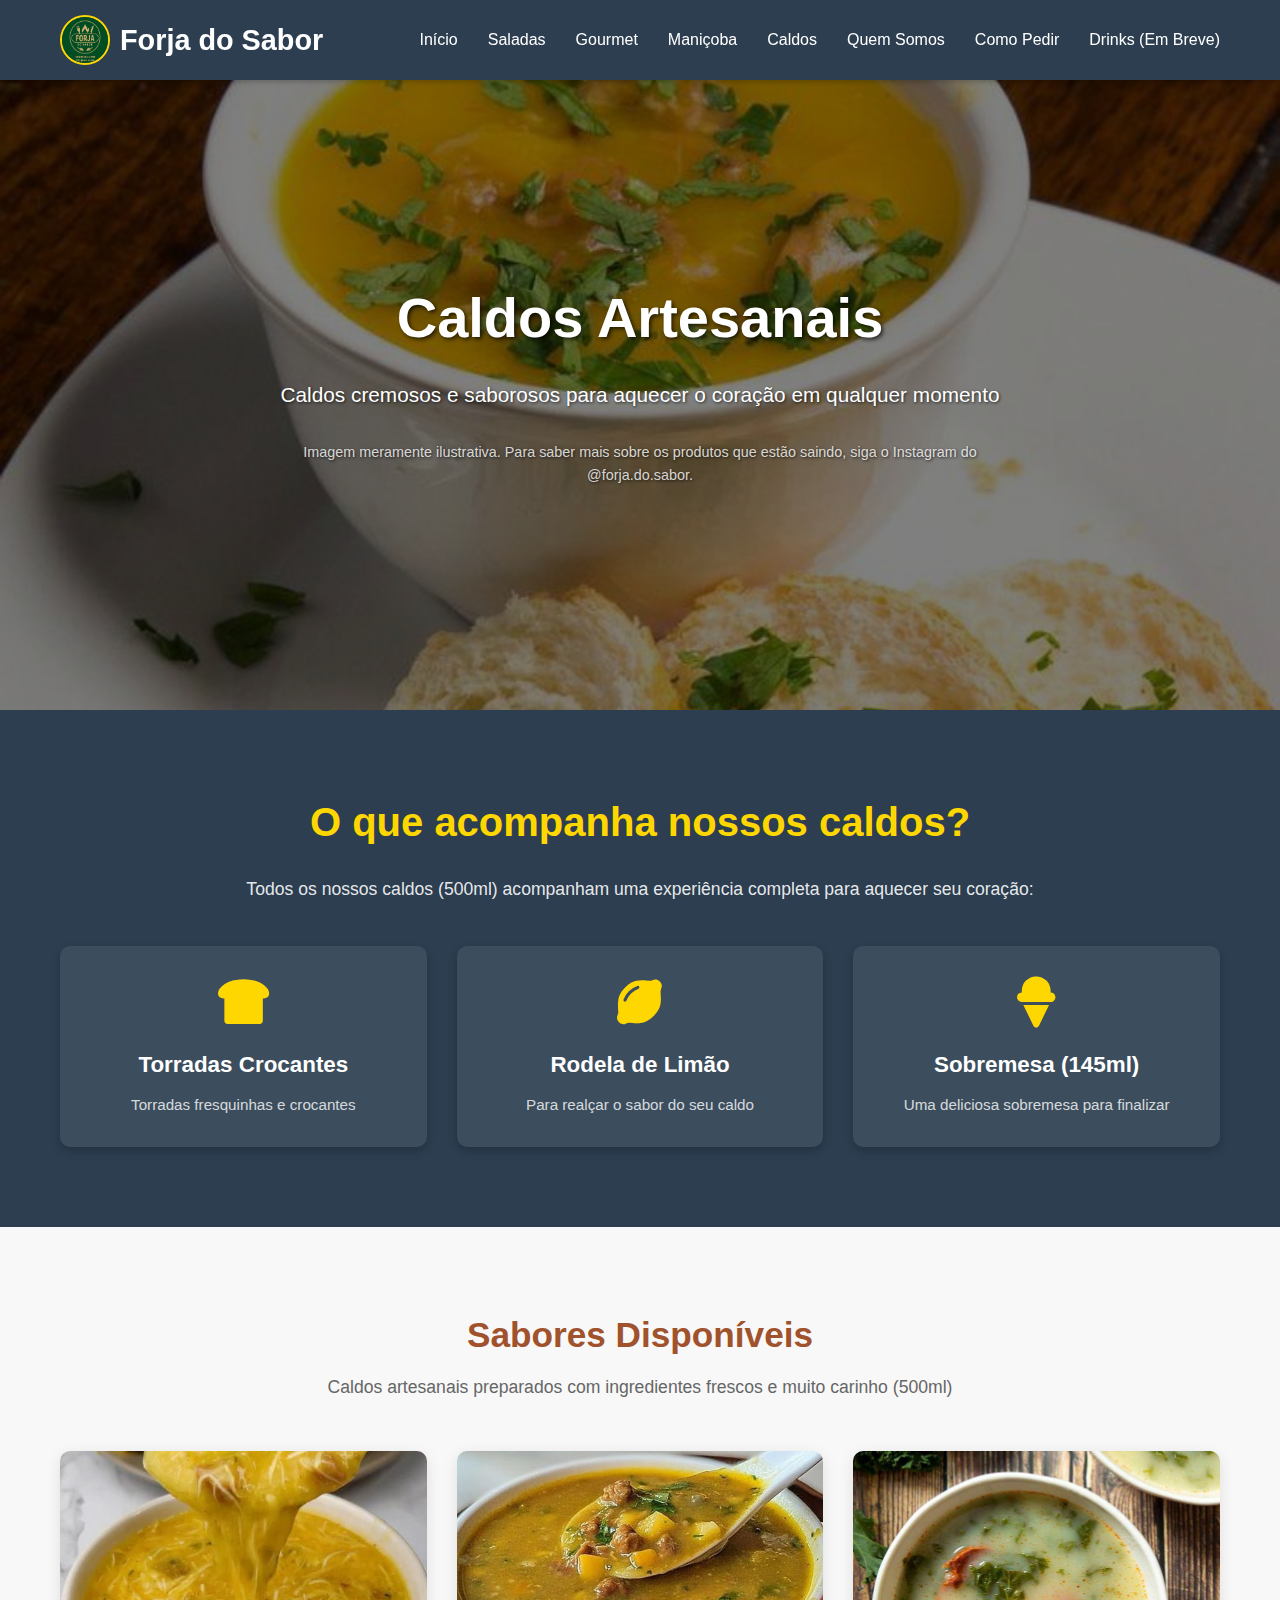
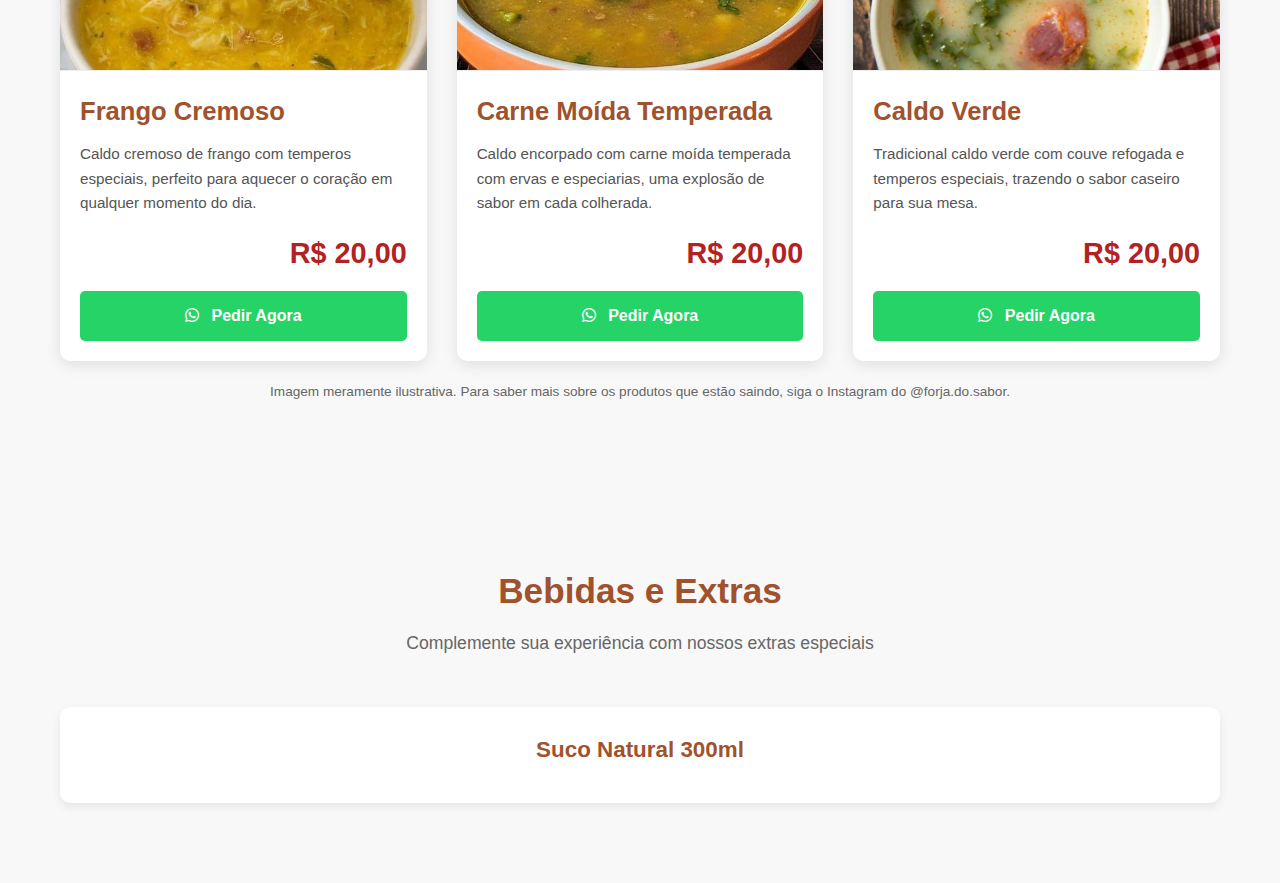
<file: caldos.html>
<!DOCTYPE html>
<html lang="pt-BR">
<head>
    <meta charset="UTF-8">
    <meta name="viewport" content="width=device-width, initial-scale=1.0">
    <title>Caldos Artesanais - Forja do Sabor</title>
    <link rel="stylesheet" href="css/style.css">
    <link rel="stylesheet" href="css/caldos.css">
    <link rel="stylesheet" href="https://cdnjs.cloudflare.com/ajax/libs/font-awesome/6.0.0-beta3/css/all.min.css">
</head>
<body>
    <header>
        <div class="header-container">
            <div class="logo-container">
                <img src="assets/imagens/logo-forja-do-sabor.jpg" alt="Forja do Sabor" class="logo-image">
                <div class="logo">Forja do Sabor</div>
            </div>
            <nav>
                <div class="hamburger" id="hamburger">
                    <span></span>
                    <span></span>
                    <span></span>
                </div>
                <ul class="nav-list" id="nav-list">
                    <li><a href="index.html">Início</a></li>
                    <li><a href="saladas.html">Saladas</a></li>
                    <li><a href="gourmet.html">Gourmet</a></li>
                    <li><a href="manicoba.html">Maniçoba</a></li>
                    <li><a href="caldos.html">Caldos</a></li>
                    <li><a href="quem-somos.html">Quem Somos</a></li>
                    <li><a href="como-pedir.html">Como Pedir</a></li>
                    <li><a href="drinks.html">Drinks (Em Breve)</a></li>
                </ul>
            </nav>
        </div>
    </header>

    <main>
        <section class="hero caldos-hero">
            <div class="hero-content">
                <h1>Caldos Artesanais</h1>
                <p>Caldos cremosos e saborosos para aquecer o coração em qualquer momento</p>
                <p class="disclaimer">Imagem meramente ilustrativa. Para saber mais sobre os produtos que estão saindo, siga o Instagram do @forja.do.sabor.</p>
            </div>
        </section>

        <section class="caldos-info">
            <div class="container">
                <div class="info-content">
                    <h2>O que acompanha nossos caldos?</h2>
                    <p>
                        Todos os nossos caldos (500ml) acompanham uma experiência completa para aquecer seu coração:
                    </p>
                </div>
                <div class="info-features">
                    <div class="info-feature">
                        <i class="fas fa-bread-slice"></i>
                        <h3>Torradas Crocantes</h3>
                        <p>Torradas fresquinhas e crocantes</p>
                    </div>
                    <div class="info-feature">
                        <i class="fas fa-lemon"></i>
                        <h3>Rodela de Limão</h3>
                        <p>Para realçar o sabor do seu caldo</p>
                    </div>
                    <div class="info-feature">
                        <i class="fas fa-ice-cream"></i>
                        <h3>Sobremesa (145ml)</h3>
                        <p>Uma deliciosa sobremesa para finalizar</p>
                    </div>
                </div>
            </div>
        </section>

        <section class="caldos-section">
            <div class="container">
                <div class="category-header">
                    <h2>Sabores Disponíveis</h2>
                    <p>Caldos artesanais preparados com ingredientes frescos e muito carinho (500ml)</p>
                </div>
                <div class="caldos-grid">
                    <div class="caldos-item">
                        <img src="assets/imagens/CALDO-FRANGO.jpg" alt="Caldo de Frango Cremoso">
                        <div class="caldos-content">
                            <h3>Frango Cremoso</h3>
                            <p>Caldo cremoso de frango com temperos especiais, perfeito para aquecer o coração em qualquer momento do dia.</p>
                            <div class="caldos-price">R$ 20,00</div>
                            <a href="https://wa.me/5591985148050?text=Olá,%20Forja%20do%20Sabor!%20Gostaria%20de%20pedir%20um%20Caldo%20de%20Frango%20Cremoso%20(R$%2020,00)." class="btn-caldos" target="_blank">
                                <i class="fab fa-whatsapp"></i>
                                Pedir Agora
                            </a>
                        </div>
                    </div>
                    <div class="caldos-item">
                        <img src="assets/imagens/CALDO-CARNE-MOIDA.jpg" alt="Caldo de Carne Moída Temperada">
                        <div class="caldos-content">
                            <h3>Carne Moída Temperada</h3>
                            <p>Caldo encorpado com carne moída temperada com ervas e especiarias, uma explosão de sabor em cada colherada.</p>
                            <div class="caldos-price">R$ 20,00</div>
                            <a href="https://wa.me/5591985148050?text=Olá,%20Forja%20do%20Sabor!%20Gostaria%20de%20pedir%20um%20Caldo%20de%20Carne%20Moída%20Temperada%20(R$%2020,00)." class="btn-caldos" target="_blank">
                                <i class="fab fa-whatsapp"></i>
                                Pedir Agora
                            </a>
                        </div>
                    </div>
                    <div class="caldos-item">
                        <img src="assets/imagens/CALDO-VERDE.jpg" alt="Caldo Verde">
                        <div class="caldos-content">
                            <h3>Caldo Verde</h3>
                            <p>Tradicional caldo verde com couve refogada e temperos especiais, trazendo o sabor caseiro para sua mesa.</p>
                            <div class="caldos-price">R$ 20,00</div>
                            <a href="https://wa.me/5591985148050?text=Olá,%20Forja%20do%20Sabor!%20Gostaria%20de%20pedir%20um%20Caldo%20Verde%20(R$%2020,00)." class="btn-caldos" target="_blank">
                                <i class="fab fa-whatsapp"></i>
                                Pedir Agora
                            </a>
                        </div>
                    </div>
                </div>
                <p class="disclaimer">Imagem meramente ilustrativa. Para saber mais sobre os produtos que estão saindo, siga o Instagram do @forja.do.sabor.</p>
            </div>
        </section>

        <section class="caldos-section">
            <div class="container">
                <div class="category-header">
                    <h2>Bebidas e Extras</h2>
                    <p>Complemente sua experiência com nossos extras especiais</p>
                </div>
                <div class="extras-grid">
                    <div class="extra-item">
                        <h3>Suco Natural 300ml</h3>
                        <p
</file>
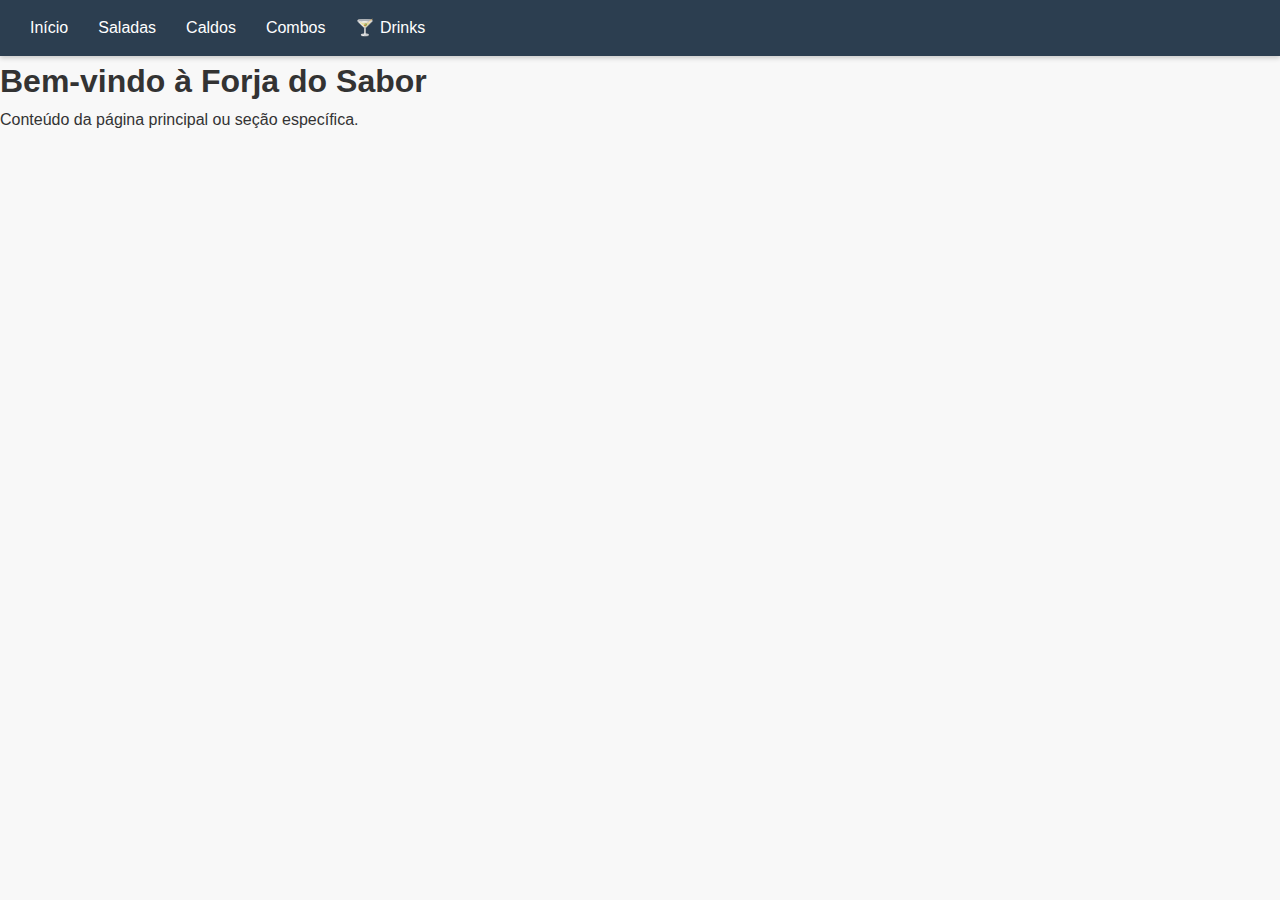
<file: combos.html>
<!DOCTYPE html>
<html lang="pt-BR">
<head>
  <meta charset="UTF-8" />
  <meta name="viewport" content="width=device-width, initial-scale=1.0"/>
  <title>Forja do Sabor</title>
  <link rel="stylesheet" href="css/style.css">
</head>
<body>
  <header class="menu">
    <nav>
      <ul>
        <li><a href="index.html">Início</a></li>
        <li><a href="saladas.html">Saladas</a></li>
        <li><a href="caldos.html">Caldos</a></li>
        <li><a href="combos.html">Combos</a></li>
        <li><a href="drinks/index.html" class="drinks-link">🍸 Drinks</a></li>
      </ul>
    </nav>
  </header>
  <main>
    <h1>Bem-vindo à Forja do Sabor</h1>
    <p>Conteúdo da página principal ou seção específica.</p>
  </main>
</body>
</html>
</file>
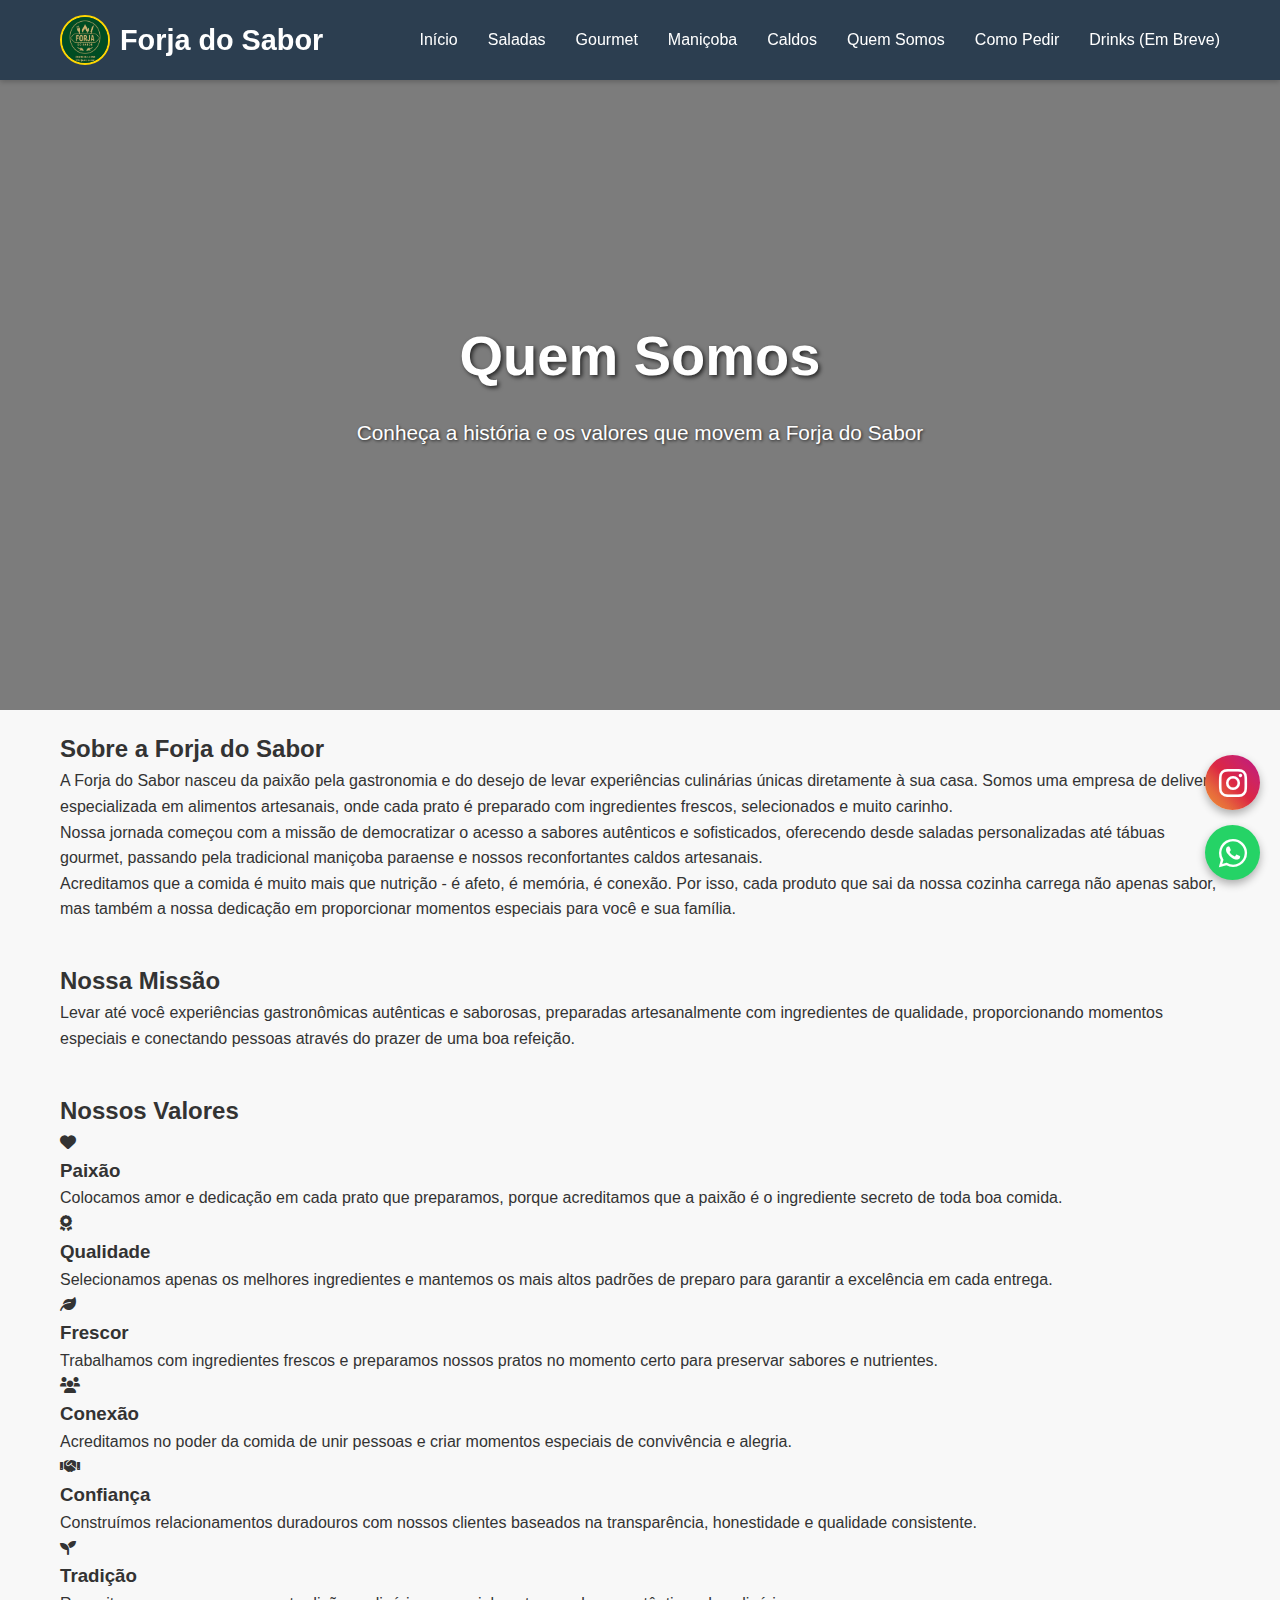
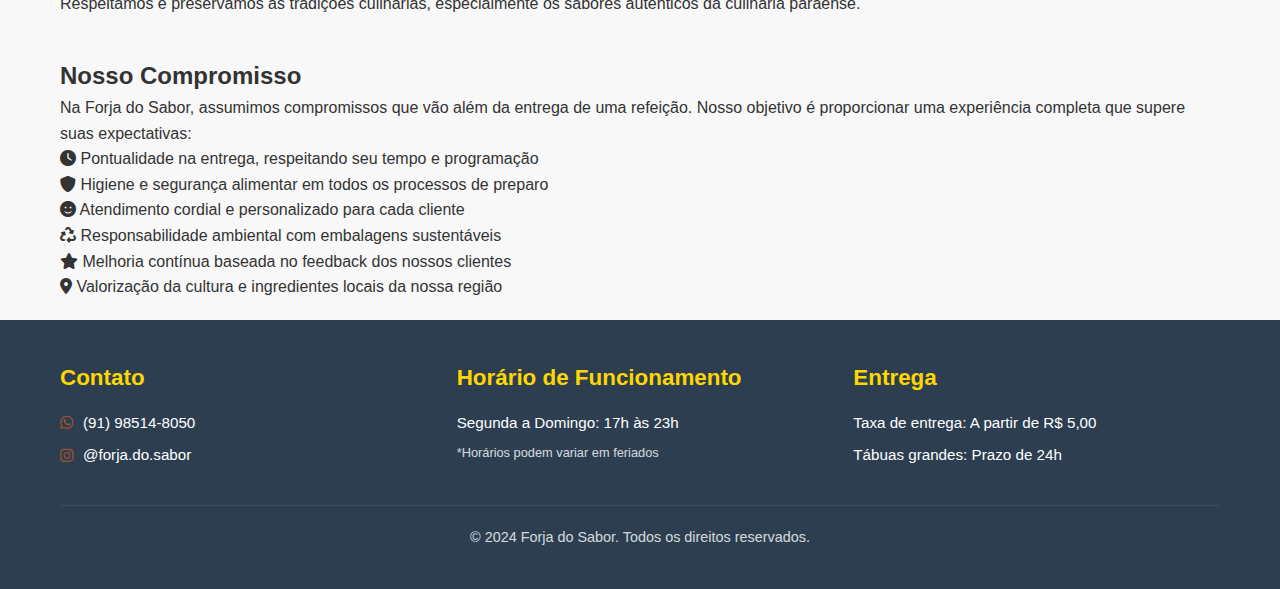
<file: quem-somos.html>
<!DOCTYPE html>
<html lang="pt-BR">
<head>
    <meta charset="UTF-8">
    <meta name="viewport" content="width=device-width, initial-scale=1.0">
    <title>Quem Somos - Forja do Sabor</title>
    <link rel="stylesheet" href="css/style.css">
    <link rel="stylesheet" href="css/quem-somos.css">
    <link rel="stylesheet" href="https://cdnjs.cloudflare.com/ajax/libs/font-awesome/6.0.0-beta3/css/all.min.css">
</head>
<body>
    <header>
        <div class="header-container">
            <div class="logo-container">
                <img src="assets/imagens/logo-forja-do-sabor.jpg" alt="Forja do Sabor" class="logo-image">
                <div class="logo">Forja do Sabor</div>
            </div>
            <nav>
                <div class="hamburger" id="hamburger">
                    <span></span>
                    <span></span>
                    <span></span>
                </div>
                <ul class="nav-list" id="nav-list">
                    <li><a href="index.html">Início</a></li>
                    <li><a href="saladas.html">Saladas</a></li>
                    <li><a href="gourmet.html">Gourmet</a></li>
                    <li><a href="manicoba.html">Maniçoba</a></li>
                    <li><a href="caldos.html">Caldos</a></li>
                    <li><a href="quem-somos.html">Quem Somos</a></li>
                    <li><a href="como-pedir.html">Como Pedir</a></li>
                    <li><a href="drinks.html">Drinks (Em Breve)</a></li>
                </ul>
            </nav>
        </div>
    </header>

    <main>
        <section class="hero quem-somos-hero">
            <div class="hero-content">
                <h1>Quem Somos</h1>
                <p>Conheça a história e os valores que movem a Forja do Sabor</p>
            </div>
        </section>

        <section class="about-section">
            <div class="container">
                <div class="about-content">
                    <h2>Sobre a Forja do Sabor</h2>
                    <p>
                        A Forja do Sabor nasceu da paixão pela gastronomia e do desejo de levar experiências culinárias 
                        únicas diretamente à sua casa. Somos uma empresa de delivery especializada em alimentos artesanais, 
                        onde cada prato é preparado com ingredientes frescos, selecionados e muito carinho.
                    </p>
                    <p>
                        Nossa jornada começou com a missão de democratizar o acesso a sabores autênticos e sofisticados, 
                        oferecendo desde saladas personalizadas até tábuas gourmet, passando pela tradicional maniçoba 
                        paraense e nossos reconfortantes caldos artesanais.
                    </p>
                    <p>
                        Acreditamos que a comida é muito mais que nutrição - é afeto, é memória, é conexão. Por isso, 
                        cada produto que sai da nossa cozinha carrega não apenas sabor, mas também a nossa dedicação 
                        em proporcionar momentos especiais para você e sua família.
                    </p>
                </div>
            </div>
        </section>

        <section class="mission-section">
            <div class="container">
                <div class="mission-content">
                    <h2>Nossa Missão</h2>
                    <p>
                        Levar até você experiências gastronômicas autênticas e saborosas, preparadas artesanalmente 
                        com ingredientes de qualidade, proporcionando momentos especiais e conectando pessoas através 
                        do prazer de uma boa refeição.
                    </p>
                </div>
            </div>
        </section>

        <section class="about-section">
            <div class="container">
                <div class="about-content">
                    <h2>Nossos Valores</h2>
                </div>
                <div class="values-grid">
                    <div class="value-item">
                        <i class="fas fa-heart"></i>
                        <h3>Paixão</h3>
                        <p>Colocamos amor e dedicação em cada prato que preparamos, porque acreditamos que a paixão é o ingrediente secreto de toda boa comida.</p>
                    </div>
                    <div class="value-item">
                        <i class="fas fa-award"></i>
                        <h3>Qualidade</h3>
                        <p>Selecionamos apenas os melhores ingredientes e mantemos os mais altos padrões de preparo para garantir a excelência em cada entrega.</p>
                    </div>
                    <div class="value-item">
                        <i class="fas fa-leaf"></i>
                        <h3>Frescor</h3>
                        <p>Trabalhamos com ingredientes frescos e preparamos nossos pratos no momento certo para preservar sabores e nutrientes.</p>
                    </div>
                    <div class="value-item">
                        <i class="fas fa-users"></i>
                        <h3>Conexão</h3>
                        <p>Acreditamos no poder da comida de unir pessoas e criar momentos especiais de convivência e alegria.</p>
                    </div>
                    <div class="value-item">
                        <i class="fas fa-handshake"></i>
                        <h3>Confiança</h3>
                        <p>Construímos relacionamentos duradouros com nossos clientes baseados na transparência, honestidade e qualidade consistente.</p>
                    </div>
                    <div class="value-item">
                        <i class="fas fa-seedling"></i>
                        <h3>Tradição</h3>
                        <p>Respeitamos e preservamos as tradições culinárias, especialmente os sabores autênticos da culinária paraense.</p>
                    </div>
                </div>
            </div>
        </section>

        <section class="about-section">
            <div class="container">
                <div class="about-content">
                    <h2>Nosso Compromisso</h2>
                    <p>
                        Na Forja do Sabor, assumimos compromissos que vão além da entrega de uma refeição. 
                        Nosso objetivo é proporcionar uma experiência completa que supere suas expectativas:
                    </p>
                </div>
                <ul class="commitment-list">
                    <li>
                        <i class="fas fa-clock"></i>
                        <span>Pontualidade na entrega, respeitando seu tempo e programação</span>
                    </li>
                    <li>
                        <i class="fas fa-shield-alt"></i>
                        <span>Higiene e segurança alimentar em todos os processos de preparo</span>
                    </li>
                    <li>
                        <i class="fas fa-smile"></i>
                        <span>Atendimento cordial e personalizado para cada cliente</span>
                    </li>
                    <li>
                        <i class="fas fa-recycle"></i>
                        <span>Responsabilidade ambiental com embalagens sustentáveis</span>
                    </li>
                    <li>
                        <i class="fas fa-star"></i>
                        <span>Melhoria contínua baseada no feedback dos nossos clientes</span>
                    </li>
                    <li>
                        <i class="fas fa-map-marker-alt"></i>
                        <span>Valorização da cultura e ingredientes locais da nossa região</span>
                    </li>
                </ul>
            </div>
        </section>
    </main>

    <footer>
        <div class="footer-content">
            <div class="footer-info">
                <div class="footer-section">
                    <h3>Contato</h3>
                    <p><i class="fab fa-whatsapp"></i> (91) 98514-8050</p>
                    <p><i class="fab fa-instagram"></i> @forja.do.sabor</p>
                </div>
                <div class="footer-section">
                    <h3>Horário de Funcionamento</h3>
                    <p>Segunda a Domingo: 17h às 23h</p>
                    <p><small>*Horários podem variar em feriados</small></p>
                </div>
                <div class="footer-section">
                    <h3>Entrega</h3>
                    <p>Taxa de entrega: A partir de R$ 5,00</p>
                    <p>Tábuas grandes: Prazo de 24h</p>
                </div>
            </div>
            <div class="footer-bottom">
                <p>&copy; 2024 Forja do Sabor. Todos os direitos reservados.</p>
            </div>
        </div>
    </footer>

    <div class="float-buttons">
        <a href="https://www.instagram.com/forja.do.sabor?igsh=MXFpMnN5ODhmOG0zbA==" class="instagram-float" target="_blank">
            <i class="fab fa-instagram"></i>
        </a>
        <a href="https://wa.me/5591985148050" class="whatsapp-float" target="_blank">
            <i class="fab fa-whatsapp"></i>
        </a>
    </div>

    <script src="js/script.js"></script>
</body>
</html>
</file>
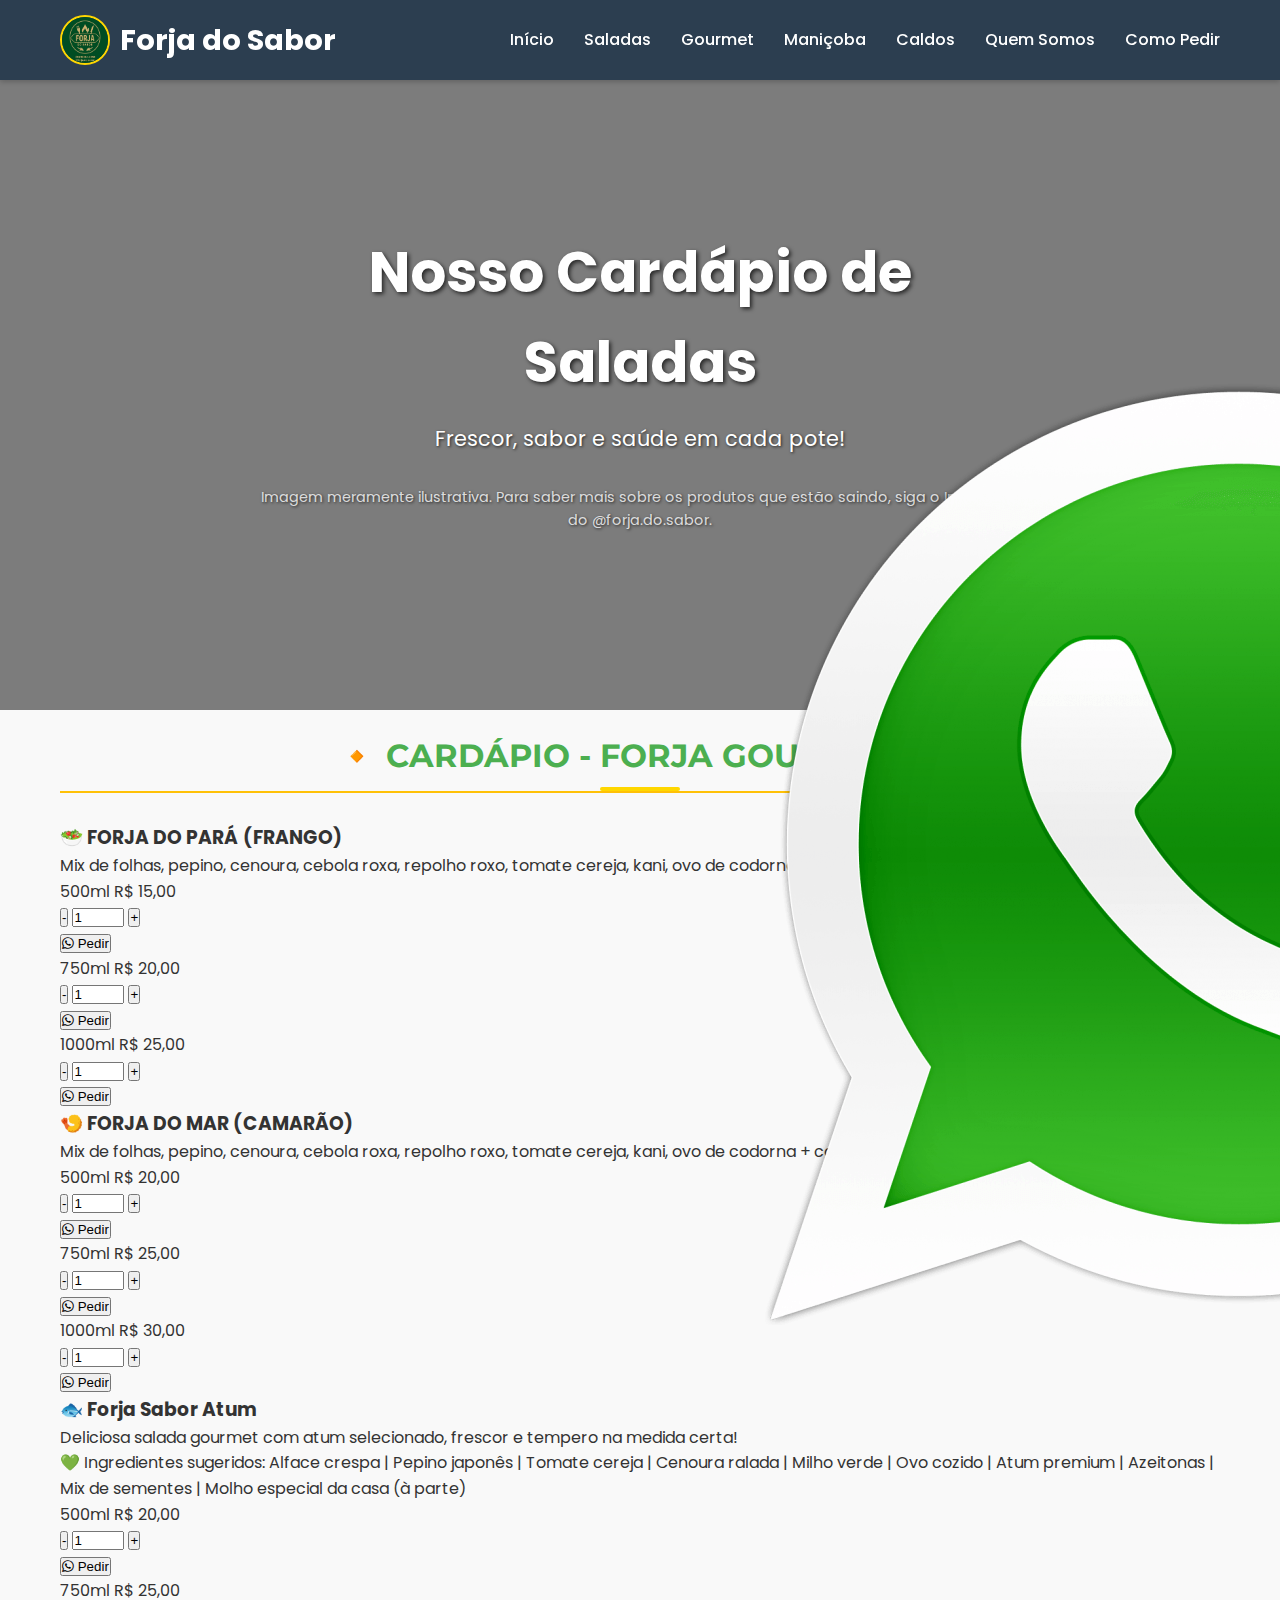
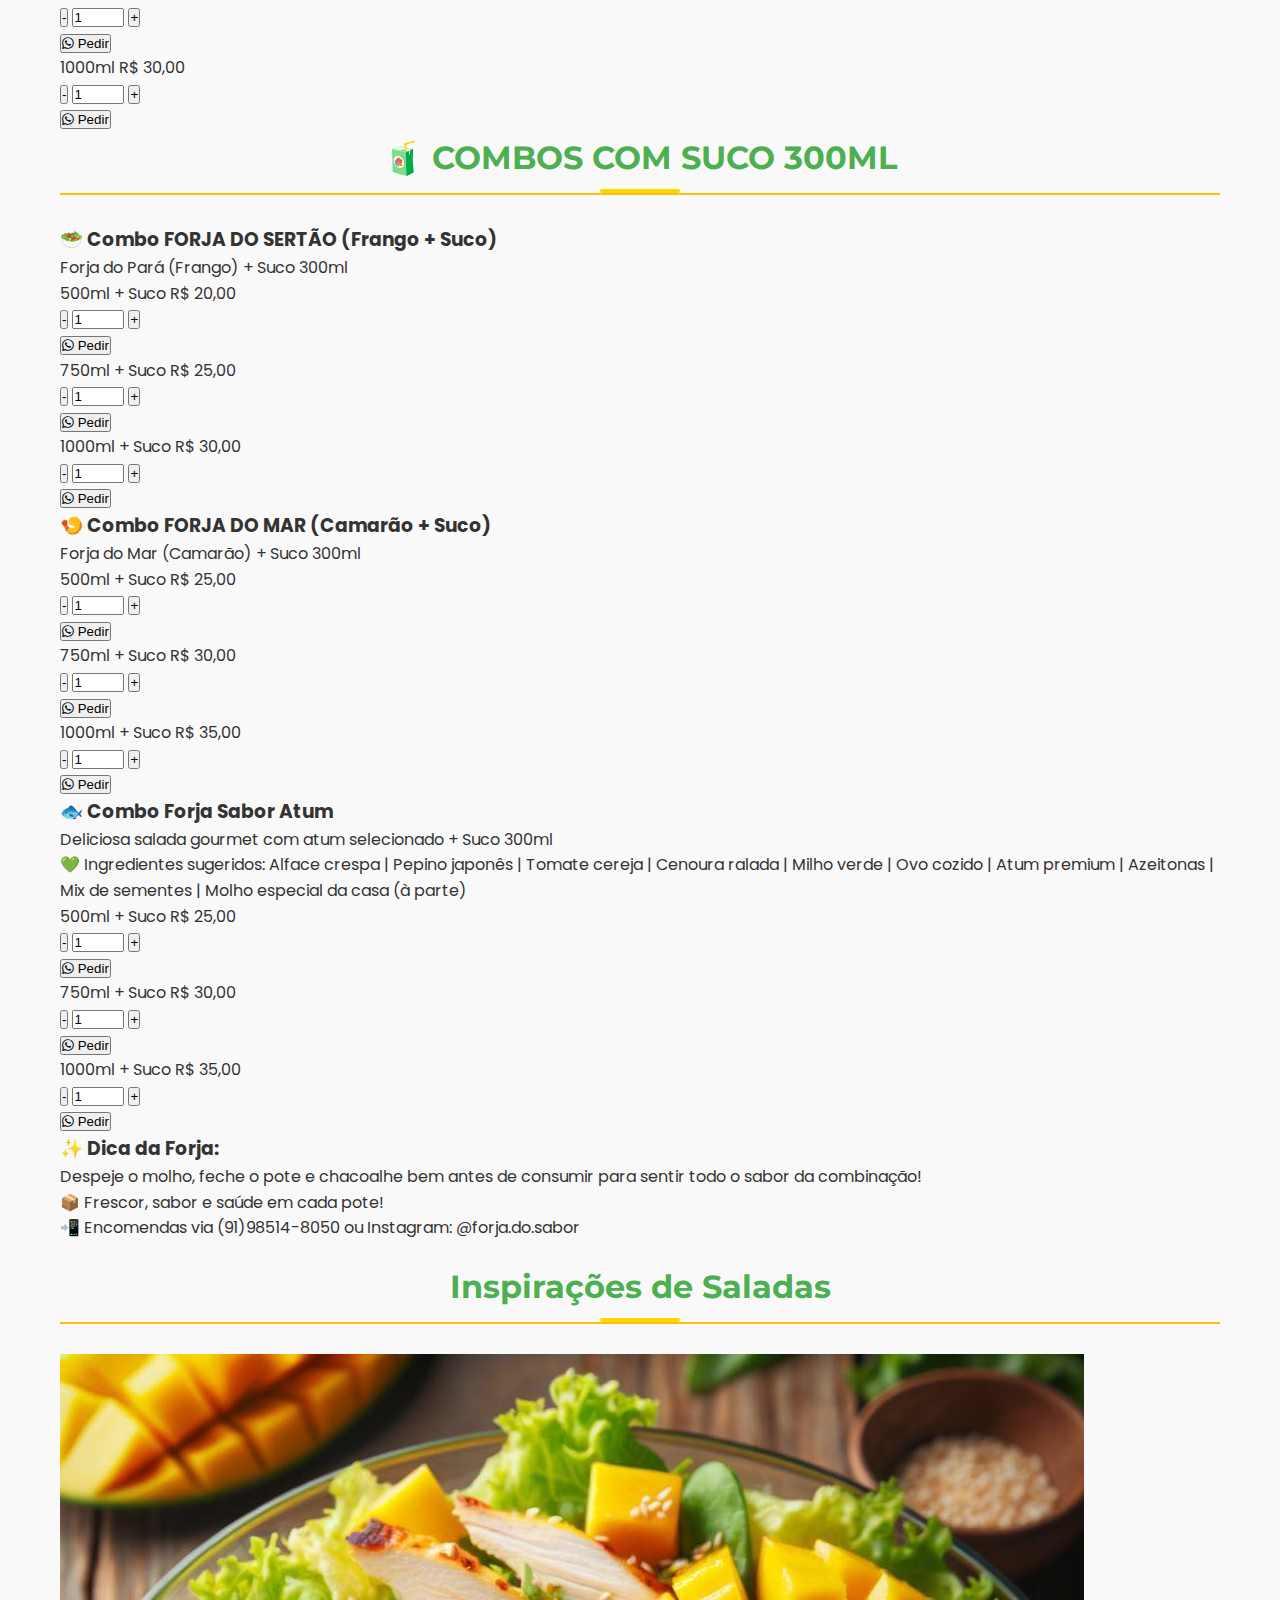
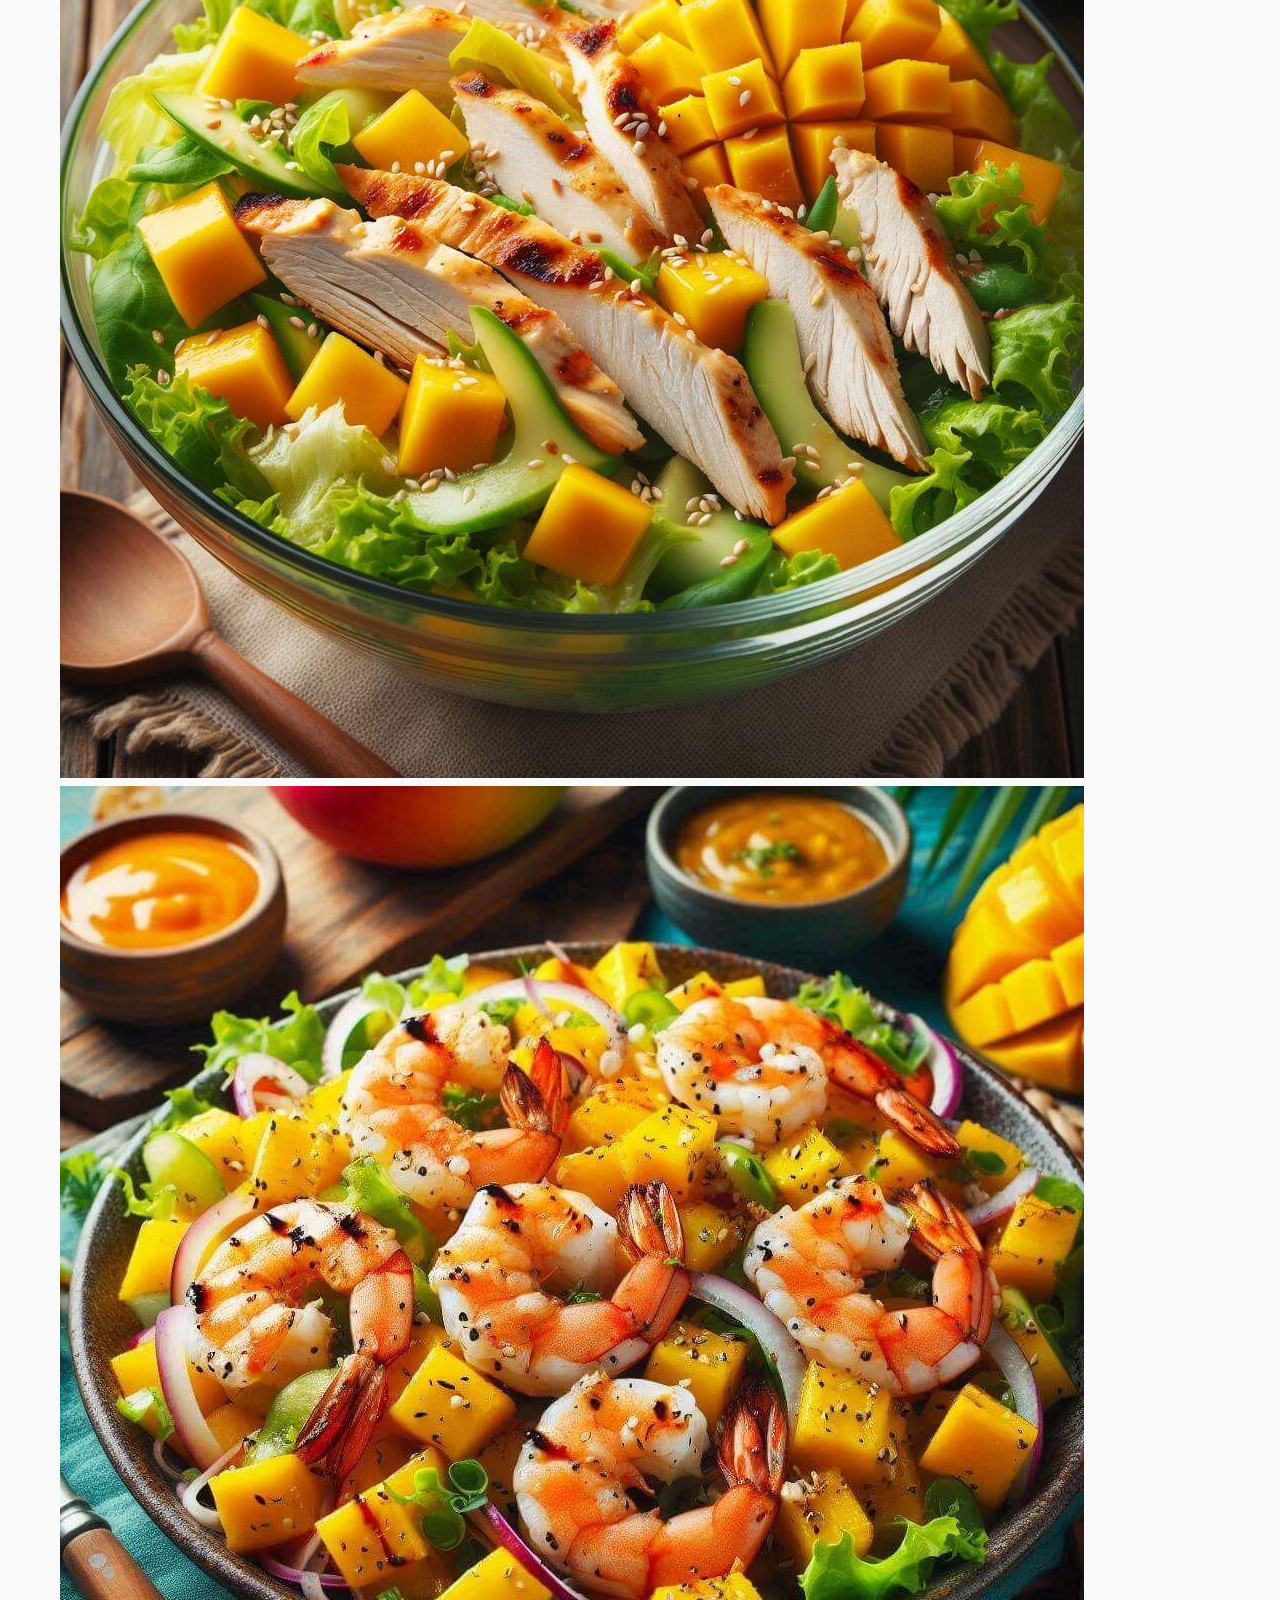
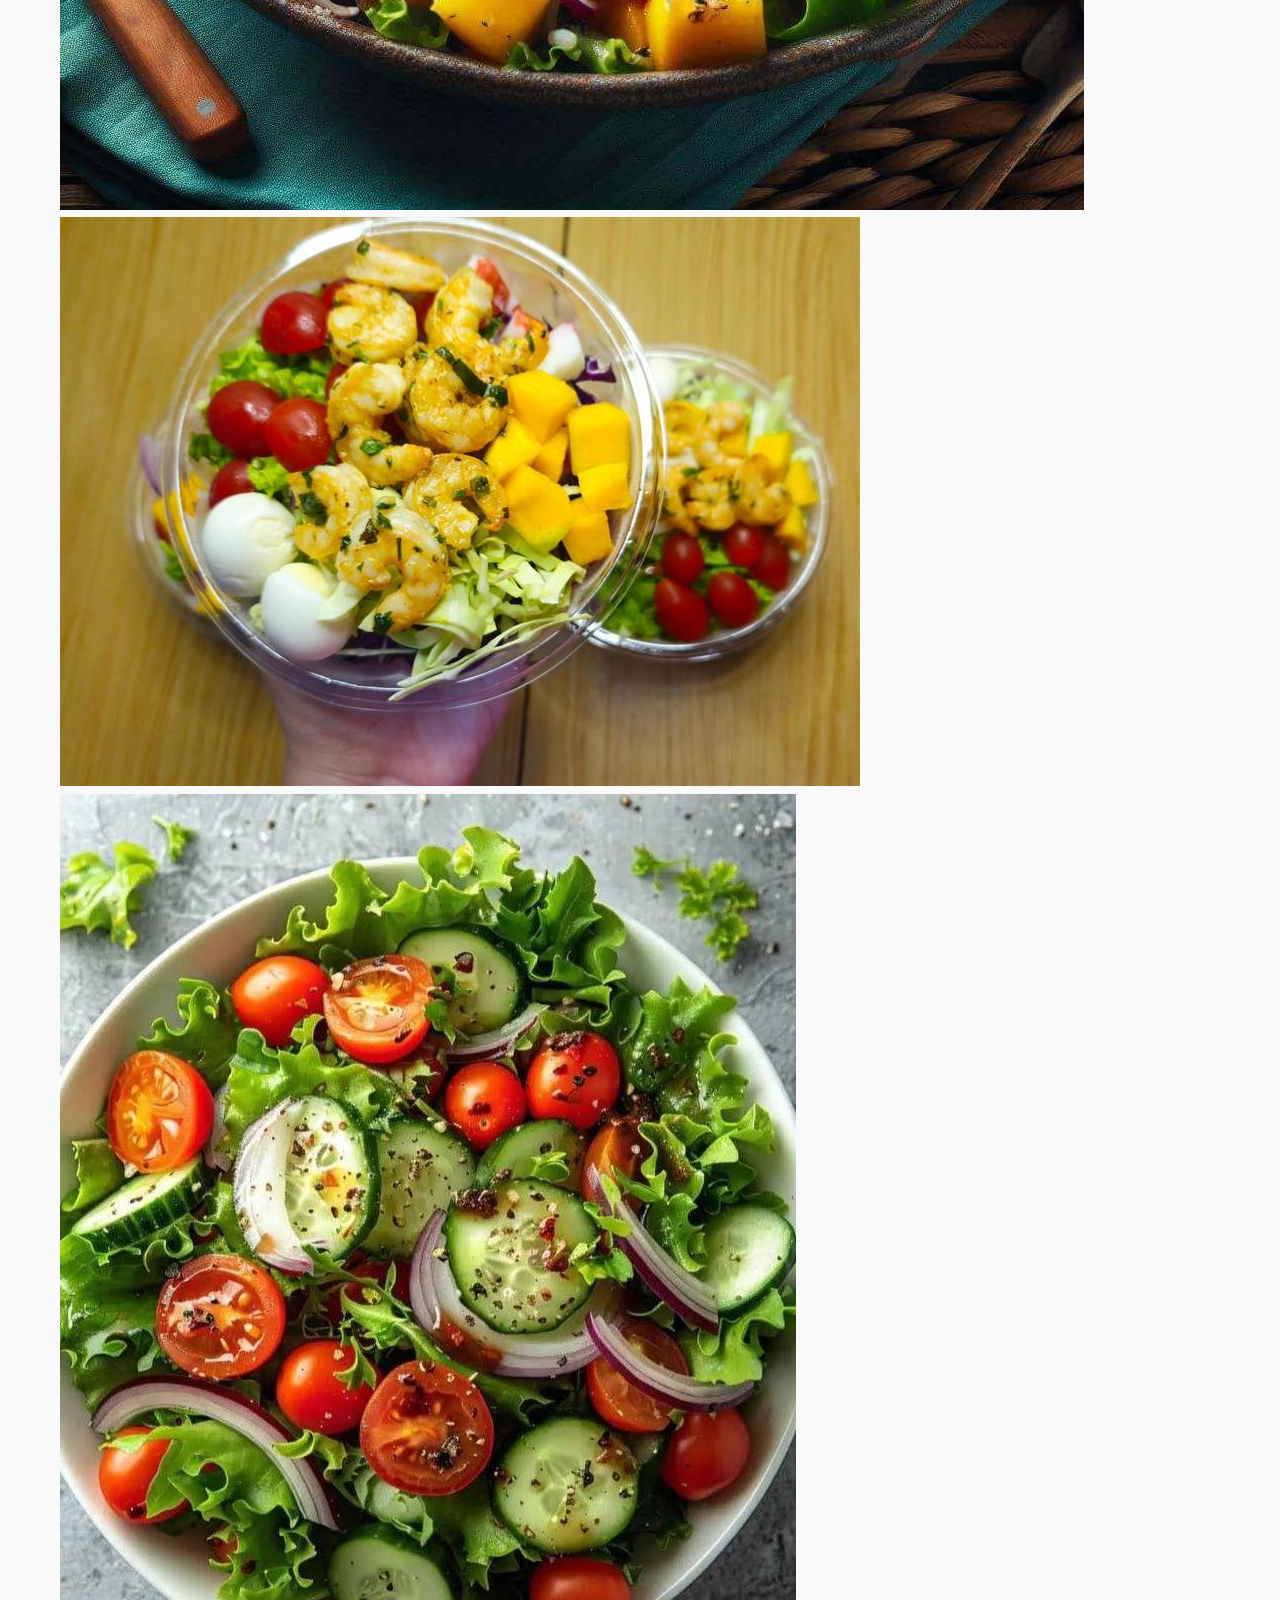
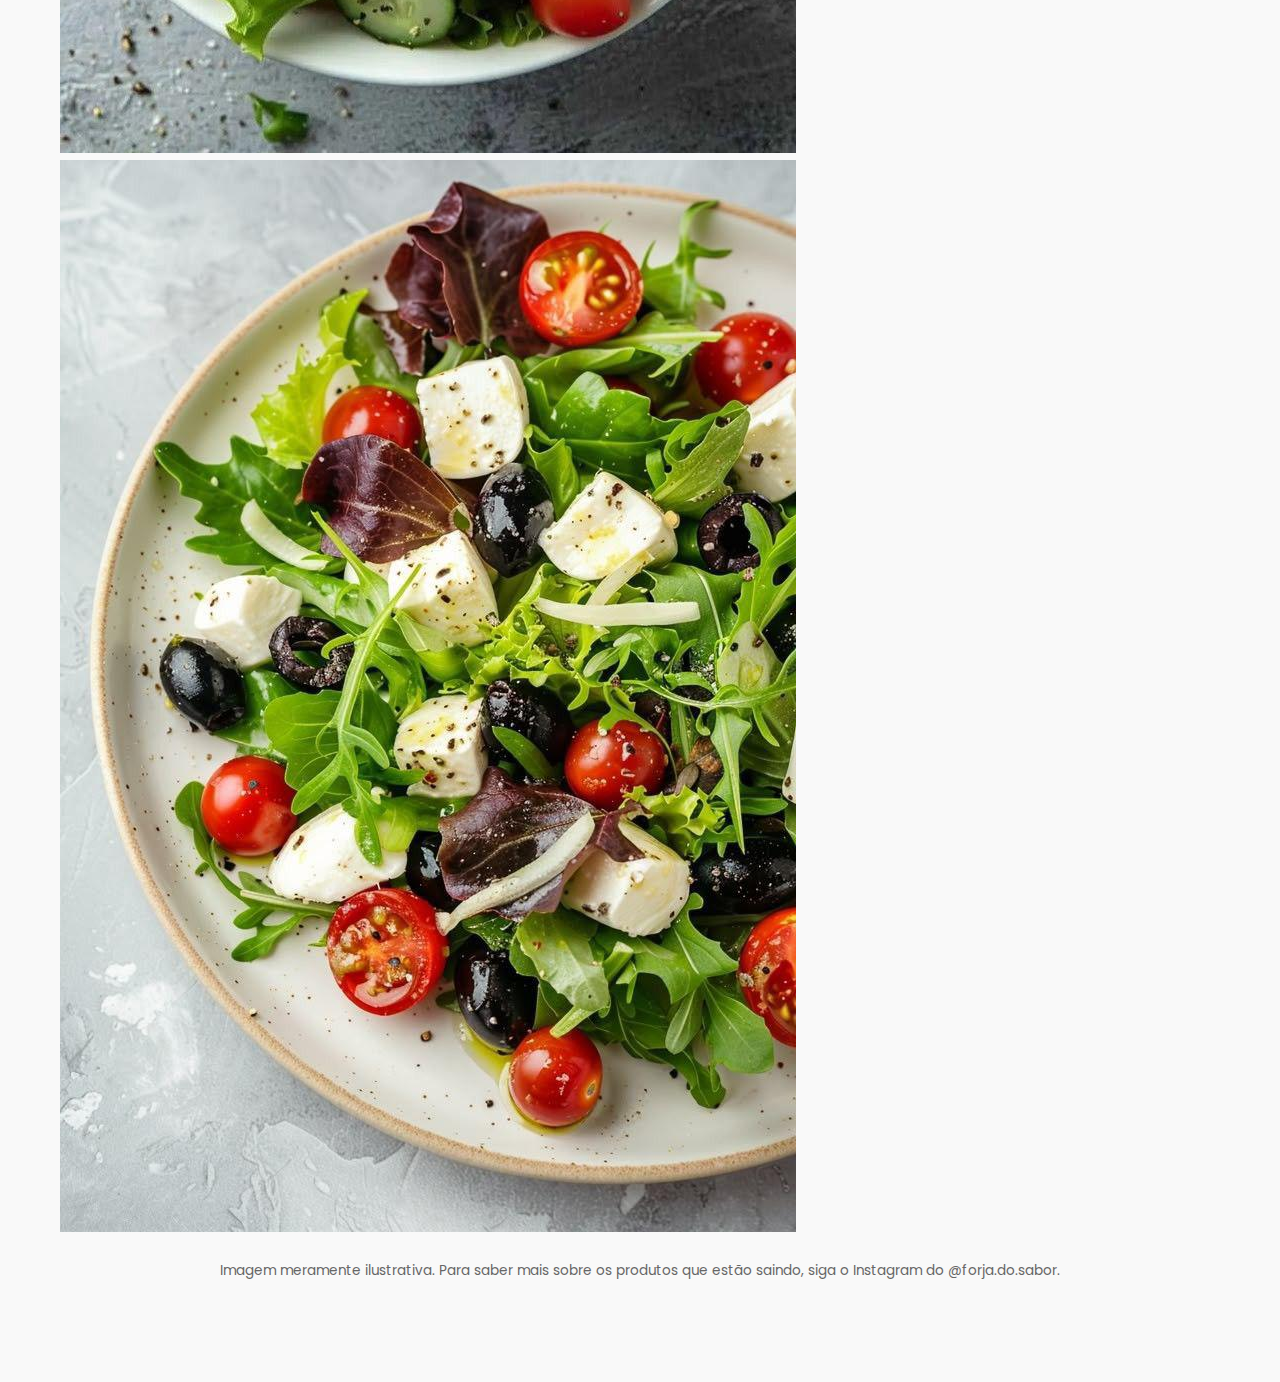
<file: saladas.html>
<!DOCTYPE html>
<html lang="pt-BR">
<head>
    <meta charset="UTF-8">
    <meta name="viewport" content="width=device-width, initial-scale=1.0">
    <title>Nosso Cardápio de Saladas - Forja do Sabor</title>
    <link rel="stylesheet" href="css/style.css">
    <link rel="stylesheet" href="css/saladas.css">
    <link rel="stylesheet" href="https://cdnjs.cloudflare.com/ajax/libs/font-awesome/6.0.0-beta3/css/all.min.css">
</head>
<body>
    <header>
        <div class="header-container">
            <div class="logo-container">
                <img src="assets/imagens/logo-forja-do-sabor.jpg" alt="Forja do Sabor" class="logo-image">
                <div class="logo">Forja do Sabor</div>
            </div>
            <nav>
                <div class="hamburger" id="hamburger">
                    <span></span>
                    <span></span>
                    <span></span>
                </div>
                <ul class="nav-list" id="nav-list">
                    <li><a href="index.html">Início</a></li>
                    <li><a href="saladas.html">Saladas</a></li>
                    <li><a href="gourmet.html">Gourmet</a></li>
                    <li><a href="manicoba.html">Maniçoba</a></li>
                    <li><a href="caldos.html">Caldos</a></li>
                    <li><a href="quem-somos.html">Quem Somos</a></li>
                    <li><a href="como-pedir.html">Como Pedir</a></li>
                </ul>
            </nav>
        </div>
    </header>

    <main>
        <!-- Hero Section -->
        <section class="hero saladas-hero">
            <div class="hero-content">
                <h1>Nosso Cardápio de Saladas</h1>
                <p>Frescor, sabor e saúde em cada pote!</p>
                <p class="disclaimer">Imagem meramente ilustrativa. Para saber mais sobre os produtos que estão saindo, siga o Instagram do @forja.do.sabor.</p>
            </div>
        </section>

        <!-- Cardápio de Saladas -->
        <section class="cardapio-section">
            <div class="container">
                <h2 class="section-title">🔸 CARDÁPIO - FORJA GOURMET 🔸</h2>
                
                <!-- Forja do Pará (Frango) -->
                <div class="salada-item">
                    <div class="salada-header">
                        <h3>🥗 FORJA DO PARÁ (FRANGO)</h3>
                        <p class="salada-description">Mix de folhas, pepino, cenoura, cebola roxa, repolho roxo, tomate cereja, kani, ovo de codorna + frango grelhado ou desfiado, manga.</p>
                    </div>
                    <div class="salada-options">
                        <div class="size-option">
                            <div class="size-info">
                                <span class="size">500ml</span>
                                <span class="price">R$ 15,00</span>
                            </div>
                            <div class="quantity-controls">
                                <button type="button" class="qty-btn" onclick="changeQuantity('forja-para-500', -1)">-</button>
                                <input type="number" id="qty-forja-para-500" value="1" min="1" max="10" readonly>
                                <button type="button" class="qty-btn" onclick="changeQuantity('forja-para-500', 1)">+</button>
                            </div>
                            <button class="btn-pedido" onclick="fazerPedido('Forja do Pará (Frango)', '500ml', 15, 'forja-para-500')">
                                <i class="fab fa-whatsapp"></i> Pedir
                            </button>
                        </div>
                        <div class="size-option">
                            <div class="size-info">
                                <span class="size">750ml</span>
                                <span class="price">R$ 20,00</span>
                            </div>
                            <div class="quantity-controls">
                                <button type="button" class="qty-btn" onclick="changeQuantity('forja-para-750', -1)">-</button>
                                <input type="number" id="qty-forja-para-750" value="1" min="1" max="10" readonly>
                                <button type="button" class="qty-btn" onclick="changeQuantity('forja-para-750', 1)">+</button>
                            </div>
                            <button class="btn-pedido" onclick="fazerPedido('Forja do Pará (Frango)', '750ml', 20, 'forja-para-750')">
                                <i class="fab fa-whatsapp"></i> Pedir
                            </button>
                        </div>
                        <div class="size-option">
                            <div class="size-info">
                                <span class="size">1000ml</span>
                                <span class="price">R$ 25,00</span>
                            </div>
                            <div class="quantity-controls">
                                <button type="button" class="qty-btn" onclick="changeQuantity('forja-para-1000', -1)">-</button>
                                <input type="number" id="qty-forja-para-1000" value="1" min="1" max="10" readonly>
                                <button type="button" class="qty-btn" onclick="changeQuantity('forja-para-1000', 1)">+</button>
                            </div>
                            <button class="btn-pedido" onclick="fazerPedido('Forja do Pará (Frango)', '1000ml', 25, 'forja-para-1000')">
                                <i class="fab fa-whatsapp"></i> Pedir
                            </button>
                        </div>
                    </div>
                </div>

                <!-- Forja do Mar (Camarão) -->
                <div class="salada-item">
                    <div class="salada-header">
                        <h3>🍤 FORJA DO MAR (CAMARÃO)</h3>
                        <p class="salada-description">Mix de folhas, pepino, cenoura, cebola roxa, repolho roxo, tomate cereja, kani, ovo de codorna + camarão rosa salteado no azeite.</p>
                    </div>
                    <div class="salada-options">
                        <div class="size-option">
                            <div class="size-info">
                                <span class="size">500ml</span>
                                <span class="price">R$ 20,00</span>
                            </div>
                            <div class="quantity-controls">
                                <button type="button" class="qty-btn" onclick="changeQuantity('forja-mar-500', -1)">-</button>
                                <input type="number" id="qty-forja-mar-500" value="1" min="1" max="10" readonly>
                                <button type="button" class="qty-btn" onclick="changeQuantity('forja-mar-500', 1)">+</button>
                            </div>
                            <button class="btn-pedido" onclick="fazerPedido('Forja do Mar (Camarão)', '500ml', 20, 'forja-mar-500')">
                                <i class="fab fa-whatsapp"></i> Pedir
                            </button>
                        </div>
                        <div class="size-option">
                            <div class="size-info">
                                <span class="size">750ml</span>
                                <span class="price">R$ 25,00</span>
                            </div>
                            <div class="quantity-controls">
                                <button type="button" class="qty-btn" onclick="changeQuantity('forja-mar-750', -1)">-</button>
                                <input type="number" id="qty-forja-mar-750" value="1" min="1" max="10" readonly>
                                <button type="button" class="qty-btn" onclick="changeQuantity('forja-mar-750', 1)">+</button>
                            </div>
                            <button class="btn-pedido" onclick="fazerPedido('Forja do Mar (Camarão)', '750ml', 25, 'forja-mar-750')">
                                <i class="fab fa-whatsapp"></i> Pedir
                            </button>
                        </div>
                        <div class="size-option">
                            <div class="size-info">
                                <span class="size">1000ml</span>
                                <span class="price">R$ 30,00</span>
                            </div>
                            <div class="quantity-controls">
                                <button type="button" class="qty-btn" onclick="changeQuantity('forja-mar-1000', -1)">-</button>
                                <input type="number" id="qty-forja-mar-1000" value="1" min="1" max="10" readonly>
                                <button type="button" class="qty-btn" onclick="changeQuantity('forja-mar-1000', 1)">+</button>
                            </div>
                            <button class="btn-pedido" onclick="fazerPedido('Forja do Mar (Camarão)', '1000ml', 30, 'forja-mar-1000')">
                                <i class="fab fa-whatsapp"></i> Pedir
                            </button>
                        </div>
                    </div>
                </div>

                <!-- Forja Sabor Atum -->
                <div class="salada-item">
                    <div class="salada-header">
                        <h3>🐟 Forja Sabor Atum</h3>
                        <p class="salada-description">Deliciosa salada gourmet com atum selecionado, frescor e tempero na medida certa!</p>
                        <p class="ingredientes">💚 Ingredientes sugeridos: Alface crespa | Pepino japonês | Tomate cereja | Cenoura ralada | Milho verde | Ovo cozido | Atum premium | Azeitonas | Mix de sementes | Molho especial da casa (à parte)</p>
                    </div>
                    <div class="salada-options">
                        <div class="size-option">
                            <div class="size-info">
                                <span class="size">500ml</span>
                                <span class="price">R$ 20,00</span>
                            </div>
                            <div class="quantity-controls">
                                <button type="button" class="qty-btn" onclick="changeQuantity('forja-atum-500', -1)">-</button>
                                <input type="number" id="qty-forja-atum-500" value="1" min="1" max="10" readonly>
                                <button type="button" class="qty-btn" onclick="changeQuantity('forja-atum-500', 1)">+</button>
                            </div>
                            <button class="btn-pedido" onclick="fazerPedido('Forja Sabor Atum', '500ml', 20, 'forja-atum-500')">
                                <i class="fab fa-whatsapp"></i> Pedir
                            </button>
                        </div>
                        <div class="size-option">
                            <div class="size-info">
                                <span class="size">750ml</span>
                                <span class="price">R$ 25,00</span>
                            </div>
                            <div class="quantity-controls">
                                <button type="button" class="qty-btn" onclick="changeQuantity('forja-atum-750', -1)">-</button>
                                <input type="number" id="qty-forja-atum-750" value="1" min="1" max="10" readonly>
                                <button type="button" class="qty-btn" onclick="changeQuantity('forja-atum-750', 1)">+</button>
                            </div>
                            <button class="btn-pedido" onclick="fazerPedido('Forja Sabor Atum', '750ml', 25, 'forja-atum-750')">
                                <i class="fab fa-whatsapp"></i> Pedir
                            </button>
                        </div>
                        <div class="size-option">
                            <div class="size-info">
                                <span class="size">1000ml</span>
                                <span class="price">R$ 30,00</span>
                            </div>
                            <div class="quantity-controls">
                                <button type="button" class="qty-btn" onclick="changeQuantity('forja-atum-1000', -1)">-</button>
                                <input type="number" id="qty-forja-atum-1000" value="1" min="1" max="10" readonly>
                                <button type="button" class="qty-btn" onclick="changeQuantity('forja-atum-1000', 1)">+</button>
                            </div>
                            <button class="btn-pedido" onclick="fazerPedido('Forja Sabor Atum', '1000ml', 30, 'forja-atum-1000')">
                                <i class="fab fa-whatsapp"></i> Pedir
                            </button>
                        </div>
                    </div>
                </div>

                <!-- Combos com Suco -->
                <h2 class="section-title">🧃 COMBOS COM SUCO 300ML</h2>

                <!-- Combo Forja do Sertão (Frango + Suco) -->
                <div class="salada-item combo">
                    <div class="salada-header">
                        <h3>🥗 Combo FORJA DO SERTÃO (Frango + Suco)</h3>
                        <p class="salada-description">Forja do Pará (Frango) + Suco 300ml</p>
                    </div>
                    <div class="salada-options">
                        <div class="size-option">
                            <div class="size-info">
                                <span class="size">500ml + Suco</span>
                                <span class="price">R$ 20,00</span>
                            </div>
                            <div class="quantity-controls">
                                <button type="button" class="qty-btn" onclick="changeQuantity('combo-sertao-500', -1)">-</button>
                                <input type="number" id="qty-combo-sertao-500" value="1" min="1" max="10" readonly>
                                <button type="button" class="qty-btn" onclick="changeQuantity('combo-sertao-500', 1)">+</button>
                            </div>
                            <button class="btn-pedido" onclick="fazerPedido('Combo Forja do Sertão (Frango + Suco)', '500ml + Suco 300ml', 20, 'combo-sertao-500')">
                                <i class="fab fa-whatsapp"></i> Pedir
                            </button>
                        </div>
                        <div class="size-option">
                            <div class="size-info">
                                <span class="size">750ml + Suco</span>
                                <span class="price">R$ 25,00</span>
                            </div>
                            <div class="quantity-controls">
                                <button type="button" class="qty-btn" onclick="changeQuantity('combo-sertao-750', -1)">-</button>
                                <input type="number" id="qty-combo-sertao-750" value="1" min="1" max="10" readonly>
                                <button type="button" class="qty-btn" onclick="changeQuantity('combo-sertao-750', 1)">+</button>
                            </div>
                            <button class="btn-pedido" onclick="fazerPedido('Combo Forja do Sertão (Frango + Suco)', '750ml + Suco 300ml', 25, 'combo-sertao-750')">
                                <i class="fab fa-whatsapp"></i> Pedir
                            </button>
                        </div>
                        <div class="size-option">
                            <div class="size-info">
                                <span class="size">1000ml + Suco</span>
                                <span class="price">R$ 30,00</span>
                            </div>
                            <div class="quantity-controls">
                                <button type="button" class="qty-btn" onclick="changeQuantity('combo-sertao-1000', -1)">-</button>
                                <input type="number" id="qty-combo-sertao-1000" value="1" min="1" max="10" readonly>
                                <button type="button" class="qty-btn" onclick="changeQuantity('combo-sertao-1000', 1)">+</button>
                            </div>
                            <button class="btn-pedido" onclick="fazerPedido('Combo Forja do Sertão (Frango + Suco)', '1000ml + Suco 300ml', 30, 'combo-sertao-1000')">
                                <i class="fab fa-whatsapp"></i> Pedir
                            </button>
                        </div>
                    </div>
                </div>

                <!-- Combo Forja do Mar (Camarão + Suco) -->
                <div class="salada-item combo">
                    <div class="salada-header">
                        <h3>🍤 Combo FORJA DO MAR (Camarão + Suco)</h3>
                        <p class="salada-description">Forja do Mar (Camarão) + Suco 300ml</p>
                    </div>
                    <div class="salada-options">
                        <div class="size-option">
                            <div class="size-info">
                                <span class="size">500ml + Suco</span>
                                <span class="price">R$ 25,00</span>
                            </div>
                            <div class="quantity-controls">
                                <button type="button" class="qty-btn" onclick="changeQuantity('combo-mar-500', -1)">-</button>
                                <input type="number" id="qty-combo-mar-500" value="1" min="1" max="10" readonly>
                                <button type="button" class="qty-btn" onclick="changeQuantity('combo-mar-500', 1)">+</button>
                            </div>
                            <button class="btn-pedido" onclick="fazerPedido('Combo Forja do Mar (Camarão + Suco)', '500ml + Suco 300ml', 25, 'combo-mar-500')">
                                <i class="fab fa-whatsapp"></i> Pedir
                            </button>
                        </div>
                        <div class="size-option">
                            <div class="size-info">
                                <span class="size">750ml + Suco</span>
                                <span class="price">R$ 30,00</span>
                            </div>
                            <div class="quantity-controls">
                                <button type="button" class="qty-btn" onclick="changeQuantity('combo-mar-750', -1)">-</button>
                                <input type="number" id="qty-combo-mar-750" value="1" min="1" max="10" readonly>
                                <button type="button" class="qty-btn" onclick="changeQuantity('combo-mar-750', 1)">+</button>
                            </div>
                            <button class="btn-pedido" onclick="fazerPedido('Combo Forja do Mar (Camarão + Suco)', '750ml + Suco 300ml', 30, 'combo-mar-750')">
                                <i class="fab fa-whatsapp"></i> Pedir
                            </button>
                        </div>
                        <div class="size-option">
                            <div class="size-info">
                                <span class="size">1000ml + Suco</span>
                                <span class="price">R$ 35,00</span>
                            </div>
                            <div class="quantity-controls">
                                <button type="button" class="qty-btn" onclick="changeQuantity('combo-mar-1000', -1)">-</button>
                                <input type="number" id="qty-combo-mar-1000" value="1" min="1" max="10" readonly>
                                <button type="button" class="qty-btn" onclick="changeQuantity('combo-mar-1000', 1)">+</button>
                            </div>
                            <button class="btn-pedido" onclick="fazerPedido('Combo Forja do Mar (Camarão + Suco)', '1000ml + Suco 300ml', 35, 'combo-mar-1000')">
                                <i class="fab fa-whatsapp"></i> Pedir
                            </button>
                        </div>
                    </div>
                </div>

                <!-- Combo Forja Sabor Atum -->
                <div class="salada-item combo">
                    <div class="salada-header">
                        <h3>🐟 Combo Forja Sabor Atum</h3>
                        <p class="salada-description">Deliciosa salada gourmet com atum selecionado + Suco 300ml</p>
                        <p class="ingredientes">💚 Ingredientes sugeridos: Alface crespa | Pepino japonês | Tomate cereja | Cenoura ralada | Milho verde | Ovo cozido | Atum premium | Azeitonas | Mix de sementes | Molho especial da casa (à parte)</p>
                    </div>
                    <div class="salada-options">
                        <div class="size-option">
                            <div class="size-info">
                                <span class="size">500ml + Suco</span>
                                <span class="price">R$ 25,00</span>
                            </div>
                            <div class="quantity-controls">
                                <button type="button" class="qty-btn" onclick="changeQuantity('combo-atum-500', -1)">-</button>
                                <input type="number" id="qty-combo-atum-500" value="1" min="1" max="10" readonly>
                                <button type="button" class="qty-btn" onclick="changeQuantity('combo-atum-500', 1)">+</button>
                            </div>
                            <button class="btn-pedido" onclick="fazerPedido('Combo Forja Sabor Atum', '500ml + Suco 300ml', 25, 'combo-atum-500')">
                                <i class="fab fa-whatsapp"></i> Pedir
                            </button>
                        </div>
                        <div class="size-option">
                            <div class="size-info">
                                <span class="size">750ml + Suco</span>
                                <span class="price">R$ 30,00</span>
                            </div>
                            <div class="quantity-controls">
                                <button type="button" class="qty-btn" onclick="changeQuantity('combo-atum-750', -1)">-</button>
                                <input type="number" id="qty-combo-atum-750" value="1" min="1" max="10" readonly>
                                <button type="button" class="qty-btn" onclick="changeQuantity('combo-atum-750', 1)">+</button>
                            </div>
                            <button class="btn-pedido" onclick="fazerPedido('Combo Forja Sabor Atum', '750ml + Suco 300ml', 30, 'combo-atum-750')">
                                <i class="fab fa-whatsapp"></i> Pedir
                            </button>
                        </div>
                        <div class="size-option">
                            <div class="size-info">
                                <span class="size">1000ml + Suco</span>
                                <span class="price">R$ 35,00</span>
                            </div>
                            <div class="quantity-controls">
                                <button type="button" class="qty-btn" onclick="changeQuantity('combo-atum-1000', -1)">-</button>
                                <input type="number" id="qty-combo-atum-1000" value="1" min="1" max="10" readonly>
                                <button type="button" class="qty-btn" onclick="changeQuantity('combo-atum-1000', 1)">+</button>
                            </div>
                            <button class="btn-pedido" onclick="fazerPedido('Combo Forja Sabor Atum', '1000ml + Suco 300ml', 35, 'combo-atum-1000')">
                                <i class="fab fa-whatsapp"></i> Pedir
                            </button>
                        </div>
                    </div>
                </div>

                <!-- Dica da Forja -->
                <div class="dica-forja">
                    <h3>✨ Dica da Forja:</h3>
                    <p>Despeje o molho, feche o pote e chacoalhe bem antes de consumir para sentir todo o sabor da combinação!</p>
                </div>

                <!-- Informações de Contato -->
                <div class="contato-info">
                    <p>📦 Frescor, sabor e saúde em cada pote!</p>
                    <p>📲 Encomendas via (91)98514-8050 ou Instagram: @forja.do.sabor</p>
                </div>
            </div>
        </section>

        <!-- Seção de Inspiração -->
        <section class="inspiracao-section">
            <div class="container">
                <h2 class="section-title">Inspirações de Saladas</h2>
                <div class="inspiracao-grid">
                    <div class="inspiracao-item">
                        <img src="assets/imagens/SALADA-FRANGO-GRELHADO.jpg" alt="Salada com Frango Grelhado">
                    </div>
                    <div class="inspiracao-item">
                        <img src="assets/imagens/SALADA-CAMARAOROSA.jpg" alt="Salada com Camarão Rosa">
                    </div>
                    <div class="inspiracao-item">
                        <img src="assets/imagens/SALADA-PADRAO-CAMARAOROSA.jpg" alt="Salada Padrão com Camarão Rosa">
                    </div>
                    <div class="inspiracao-item">
                        <img src="assets/imagens/SALADA1.jpg" alt="Salada Especial 1">
                    </div>
                    <div class="inspiracao-item">
                        <img src="assets/imagens/SALADA2.jpg" alt="Salada Especial 2">
                    </div>
                </div>
                <p class="disclaimer">Imagem meramente ilustrativa. Para saber mais sobre os produtos que estão saindo, siga o Instagram do @forja.do.sabor.</p>
            </div>
        </section>
    </main>

    <!-- Botões Flutuantes -->
    <div class="float-buttons">
        <a href="https://www.instagram.com/forja.do.sabor?igsh=MXFpMnN5ODhmOG0zbA==" class="instagram-float" target="_blank">
            <img src="assets/icones/instagram-icon.png" alt="Instagram">
        </a>
        <a href="https://wa.me/5591985148050" class="whatsapp-float" target="_blank">
            <img src="assets/icones/whatsapp-icon.png" alt="WhatsApp">
        </a>
    </div>

    <script src="js/script.js"></script>
    <script src="js/saladas.js"></script>
</body>
</html>
</file>
<file: css/style.css>
/* Geral */
:root {
    --primary-color: #A0522D; /* Sienna - Marrom terroso */
    --secondary-color: #B22222; /* FireBrick - Vermelho tijolo */
    --accent-color: #FFD700; /* Gold - Dourado para destaques */
    --text-color: #333;
    --light-bg: #f8f8f8;
    --dark-bg: #2c3e50; /* Um azul escuro para contrastar */
    --white: #fff;
    --gray: #ccc;
}

* {
    margin: 0;
    padding: 0;
    box-sizing: border-box;
}

body {
    font-family: 'Poppins', sans-serif; /* Considere adicionar Google Fonts no HTML */
    line-height: 1.6;
    color: var(--text-color);
    background-color: var(--light-bg);
}

a {
    text-decoration: none;
    color: var(--primary-color);
}

ul {
    list-style: none;
}

.container {
    max-width: 1200px;
    margin: 0 auto;
    padding: 20px;
}

.btn {
    display: inline-block;
    background: var(--primary-color);
    color: var(--white);
    padding: 10px 20px;
    border-radius: 5px;
    transition: background 0.3s ease;
    text-align: center;
    font-weight: bold;
    border: none;
    cursor: pointer;
}

.btn:hover {
    background: #8B4513; /* SaddleBrown - Um pouco mais escuro que primary */
}

.section-title {
    text-align: center;
    font-size: 2.5rem;
    color: var(--primary-color);
    margin-bottom: 40px;
    position: relative;
    padding-bottom: 10px;
}

.section-title::after {
    content: '';
    position: absolute;
    left: 50%;
    bottom: 0;
    transform: translateX(-50%);
    width: 80px;
    height: 4px;
    background-color: var(--accent-color);
    border-radius: 2px;
}

/* Header */
header {
    background: var(--dark-bg);
    color: var(--white);
    padding: 15px 0;
    position: sticky;
    top: 0;
    z-index: 1000;
    box-shadow: 0 2px 5px rgba(0, 0, 0, 0.2);
}

.header-container {
    display: flex;
    justify-content: space-between;
    align-items: center;
    max-width: 1200px;
    margin: 0 auto;
    padding: 0 20px;
}

.logo-container {
    display: flex;
    align-items: center;
}

.logo-image {
    height: 50px;
    width: 50px;
    border-radius: 50%;
    margin-right: 10px;
    object-fit: cover;
    border: 2px solid var(--accent-color);
}

.logo {
    font-size: 1.8rem;
    font-weight: bold;
    color: var(--white);
}

nav ul {
    display: flex;
}

nav ul li {
    margin-left: 30px;
}

nav ul li a {
    color: var(--white);
    font-weight: 500;
    transition: color 0.3s ease, border-bottom 0.3s ease;
    padding-bottom: 5px;
}

nav ul li a:hover,
nav ul li a.active {
    color: var(--accent-color);
    border-bottom: 2px solid var(--accent-color);
}

/* Hamburger Menu (Mobile) */
.hamburger {
    display: none;
    flex-direction: column;
    cursor: pointer;
}

.hamburger span {
    height: 3px;
    width: 25px;
    background: var(--white);
    margin-bottom: 4px;
    border-radius: 5px;
}

/* Hero Section */
.hero {
    height: 70vh;
    background-size: cover;
    background-position: center;
    display: flex;
    align-items: center;
    justify-content: center;
    text-align: center;
    color: var(--white);
    position: relative;
}

.hero::before {
    content: '';
    position: absolute;
    top: 0;
    left: 0;
    width: 100%;
    height: 100%;
    background: rgba(0, 0, 0, 0.5); /* Overlay escuro */
}

.hero-content {
    position: relative;
    z-index: 1;
    padding: 20px;
    max-width: 800px;
}

.hero-content h1 {
    font-size: 3.5rem;
    margin-bottom: 15px;
    text-shadow: 2px 2px 4px rgba(0, 0, 0, 0.7);
}

.hero-content p {
    font-size: 1.3rem;
    margin-bottom: 30px;
    text-shadow: 1px 1px 3px rgba(0, 0, 0, 0.7);
}

.hero-content .disclaimer {
    font-size: 0.9rem;
    margin-top: 20px;
    color: rgba(255, 255, 255, 0.8);
}

/* Footer */
footer {
    background: var(--dark-bg);
    color: var(--white);
    padding: 40px 0;
    text-align: center;
}

.footer-content {
    max-width: 1200px;
    margin: 0 auto;
    padding: 0 20px;
}

.footer-info {
    display: flex;
    flex-wrap: wrap;
    justify-content: space-around;
    gap: 30px;
    margin-bottom: 30px;
}

.footer-section {
    flex: 1;
    min-width: 200px;
    text-align: left;
}

.footer-section h3 {
    font-size: 1.4rem;
    color: var(--accent-color);
    margin-bottom: 15px;
}

.footer-section p {
    font-size: 0.95rem;
    margin-bottom: 8px;
    display: flex;
    align-items: center;
}

.footer-section p i {
    margin-right: 10px;
    color: var(--primary-color);
}

.footer-section small {
    font-size: 0.8rem;
    opacity: 0.8;
}

.footer-bottom {
    border-top: 1px solid rgba(255, 255, 255, 0.1);
    padding-top: 20px;
    font-size: 0.9rem;
    opacity: 0.8;
}

/* Botões Flutuantes (WhatsApp e Instagram) */
.float-buttons {
    position: fixed;
    bottom: 20px;
    right: 20px;
    z-index: 1001;
    display: flex;
    flex-direction: column;
    gap: 15px;
}

.float-buttons a {
    display: flex;
    align-items: center;
    justify-content: center;
    width: 55px;
    height: 55px;
    border-radius: 50%;
    color: var(--white);
    font-size: 2rem;
    box-shadow: 0 4px 8px rgba(0, 0, 0, 0.3);
    transition: transform 0.3s ease, box-shadow 0.3s ease;
}

.float-buttons a:hover {
    transform: scale(1.1);
    box-shadow: 0 6px 12px rgba(0, 0, 0, 0.4);
}

.whatsapp-float {
    background-color: #25D366; /* WhatsApp Green */
}

.instagram-float {
    background: linear-gradient(45deg, #f09433 0%,#e6683c 25%,#dc2743 50%,#cc2366 75%,#bc1888 100%);
}

/* Utilidades */
.disclaimer {
    font-size: 0.85em;
    color: #666;
    margin-top: 20px;
    text-align: center;
}

.error-message {
    color: var(--secondary-color); /* FireBrick */
    font-size: 0.9em;
    margin-top: 5px;
    display: block; /* Garante que ocupa sua própria linha */
}

.warning-message {
    color: orange;
    font-size: 0.9em;
    margin-top: 5px;
    display: block;
}


/* Media Queries */
@media (max-width: 768px) {
    .header-container {
        padding: 0 15px;
    }

    .logo-image {
        height: 40px;
        width: 40px;
    }

    .logo {
        font-size: 1.5rem;
    }

    .hamburger {
        display: flex;
        z-index: 1001; /* Garante que o hambúrguer fique acima do nav-list */
    }

    nav .nav-list {
        display: none;
        flex-direction: column;
        position: absolute;
        top: 70px; /* Altura do header */
        left: 0;
        width: 100%;
        background: var(--dark-bg);
        box-shadow: 0 2px 5px rgba(0, 0, 0, 0.2);
        padding: 20px 0;
        border-top: 1px solid rgba(255, 255, 255, 0.1);
    }

    nav .nav-list.active {
        display: flex;
    }

    nav ul li {
        margin: 10px 0;
        text-align: center;
    }

    nav ul li a {
        padding: 10px 0;
        display: block;
        font-size: 1.1rem;
    }

    .hero-content h1 {
        font-size: 2.5rem;
    }

    .hero-content p {
        font-size: 1.1rem;
    }

    .quick-access .access-card {
        padding: 25px 15px;
    }

    .quick-access .access-card h3 {
        font-size: 1.4rem;
    }

    .quick-access .access-card p {
        font-size: 0.9rem;
    }

    .footer-info {
        flex-direction: column;
        align-items: center;
        gap: 20px;
    }

    .footer-section {
        text-align: center;
        min-width: unset;
        width: 100%;
    }

    .footer-section p {
        justify-content: center;
    }

    .float-buttons {
        bottom: 15px;
        right: 15px;
        gap: 10px;
    }

    .float-buttons a {
        width: 50px;
        height: 50px;
        font-size: 1.8rem;
    }
}

@media (max-width: 480px) {
    .hero-content h1 {
        font-size: 2rem;
    }

    .hero-content p {
        font-size: 1rem;
    }

    .quick-access .access-grid {
        grid-template-columns: 1fr;
    }

    .section-title {
        font-size: 2rem;
    }
}
</file>
<file: css/caldos.css>
/* Caldos - Específico */
.caldos-hero {
    background-image: url('../assets/imagens/CALDO-CAPA.jpg');
}

.caldos-info {
    padding: 60px 0;
    background-color: var(--dark-bg);
    color: var(--white);
    text-align: center;
}

.caldos-info .info-content {
    max-width: 800px;
    margin: 0 auto 40px auto;
}

.caldos-info .info-content h2 {
    font-size: 2.5rem;
    color: var(--accent-color);
    margin-bottom: 20px;
}

.caldos-info .info-content p {
    font-size: 1.1rem;
    line-height: 1.8;
    color: rgba(255, 255, 255, 0.9);
}

.info-features {
    display: grid;
    grid-template-columns: repeat(auto-fit, minmax(220px, 1fr));
    gap: 30px;
    margin-top: 40px;
}

.info-feature {
    background-color: rgba(255, 255, 255, 0.08);
    padding: 30px 20px;
    border-radius: 10px;
    box-shadow: 0 4px 10px rgba(0, 0, 0, 0.2);
    transition: transform 0.3s ease, background-color 0.3s ease;
}

.info-feature:hover {
    transform: translateY(-5px);
    background-color: rgba(255, 255, 255, 0.15);
}

.info-feature i {
    font-size: 3.2rem;
    color: var(--accent-color);
    margin-bottom: 20px;
}

.info-feature h3 {
    font-size: 1.4rem;
    margin-bottom: 10px;
    color: var(--white);
}

.info-feature p {
    font-size: 0.95rem;
    color: rgba(255, 255, 255, 0.8);
}

.caldos-section {
    padding: 60px 0;
    background-color: var(--light-bg);
}

.category-header {
    text-align: center;
    margin-bottom: 50px;
}

.category-header h2 {
    font-size: 2.2rem;
    color: var(--primary-color);
    margin-bottom: 10px;
}

.category-header p {
    font-size: 1.1rem;
    color: #666;
    max-width: 700px;
    margin: 0 auto;
}

.caldos-grid {
    display: grid;
    grid-template-columns: repeat(auto-fit, minmax(280px, 1fr));
    gap: 30px;
}

.caldos-item {
    background: var(--white);
    border-radius: 10px;
    box-shadow: 0 4px 15px rgba(0, 0, 0, 0.1);
    overflow: hidden;
    transition: transform 0.3s ease, box-shadow 0.3s ease;
    display: flex;
    flex-direction: column;
}

.caldos-item.combo-highlight {
    border: 2px solid var(--accent-color);
    box-shadow: 0 4px 20px rgba(255, 215, 0, 0.3);
}

.caldos-item:hover {
    transform: translateY(-5px);
    box-shadow: 0 8px 20px rgba(0, 0, 0, 0.15);
}

.caldos-item img {
    width: 100%;
    height: 220px;
    object-fit: cover;
    display: block;
    border-bottom: 1px solid #eee;
}

.caldos-content {
    padding: 20px;
    flex-grow: 1;
    display: flex;
    flex-direction: column;
    justify-content: space-between;
}

.caldos-content h3 {
    font-size: 1.6rem;
    color: var(--primary-color);
    margin-bottom: 10px;
}

.caldos-content p {
    font-size: 0.95rem;
    color: #555;
    margin-bottom: 15px;
    flex-grow: 1;
}

.caldos-price {
    font-size: 1.8rem;
    font-weight: bold;
    color: var(--secondary-color);
    text-align: right;
    margin-bottom: 15px;
}

.btn-caldos {
    display: block;
    width: 100%;
    padding: 12px 15px;
    background-color: #25D366; /* WhatsApp Green */
    color: var(--white);
    text-align: center;
    border-radius: 5px;
    transition: background-color 0.3s ease;
    font-weight: bold;
}

.btn-caldos:hover {
    background-color: #1DA851;
}

.btn-caldos i {
    margin-right: 8px;
}

.extras-grid {
    display: grid;
    grid-template-columns: repeat(auto-fit, minmax(200px, 1fr));
    gap: 30px;
    margin-top: 40px;
}

.extra-item {
    background: var(--white);
    border-radius: 10px;
    box-shadow: 0 4px 10px rgba(0, 0, 0, 0.08);
    padding: 25px;
    text-align: center;
    transition: transform 0.3s ease, box-shadow 0.3s ease;
}

.extra-item:hover {
    transform: translateY(-5px);
    box-shadow: 0 6px 15px rgba(0, 0, 0, 0.15);
}

.extra-item h3 {
    font-size: 1.4rem;
    color: var(--primary-color);
    margin-bottom: 10px;
}

.extra-item .price {
    font-size: 1.2rem;
    font-weight: bold;
    color: var(--secondary-color);
}

.fidelidade-section {
    padding: 40px 0;
    background-color: var(--accent-color);
    color: var(--dark-bg);
    text-align: center;
}

.fidelidade-content h2 {
    font-size: 2.5rem;
    margin-bottom: 15px;
    color: var(--dark-bg);
}

.fidelidade-content p {
    font-size: 1.2rem;
    font-weight: 500;
}

.fidelidade-emoji {
    font-size: 1.5em;
    vertical-align: middle;
}


/* Media Queries */
@media (max-width: 768px) {
    .caldos-info .info-content h2 {
        font-size: 2.2rem;
    }
    .caldos-info .info-content p {
        font-size: 1rem;
    }
    .info-feature i {
        font-size: 2.8rem;
    }
    .info-feature h3 {
        font-size: 1.3rem;
    }
    .category-header h2 {
        font-size: 2rem;
    }
    .category-header p {
        font-size: 1rem;
    }
    .caldos-item img {
        height: 180px;
    }
    .caldos-content h3 {
        font-size: 1.4rem;
    }
    .caldos-price {
        font-size: 1.6rem;
    }
    .fidelidade-content h2 {
        font-size: 2rem;
    }
    .fidelidade-content p {
        font-size: 1.1rem;
    }
}

@media (max-width: 480px) {
    .caldos-info .info-content h2 {
        font-size: 1.8rem;
    }
    .info-features {
        grid-template-columns: 1fr;
    }
    .category-header h2 {
        font-size: 1.8rem;
    }
    .caldos-grid {
        grid-template-columns: 1fr;
    }
    .caldos-item img {
        height: 200px;
    }
    .caldos-price {
        font-size: 1.4rem
</file>
<file: css/quem-somos.css>
/* quem-somos.css */

.quem-somos-theme .hero-category {
    background-color: var(--color-neutral-dark);
    color: var(--color-text-light);
}

.quem-somos-theme .text-block h3 {
    color: var(--color-red-gourmet);
}

.quem-somos-theme .navbar .logo,
.quem-somos-theme .navbar .nav-links a:hover {
    color: var(--color-red-gourmet);
}

.quem-somos-theme .btn-primary {
    background-color: var(--color-red-gourmet);
}

.quem-somos-theme .btn-primary:hover {
    background-color: #a01f1f;
}
</file>
<file: css/saladas.css>
/* Geral */
@import url('https://fonts.googleapis.com/css2?family=Poppins:wght@300;400;600;700&family=Montserrat:wght@400;600&display=swap');

:root {
    --primary-color: #4CAF50; /* Verde vibrante */
    --secondary-color: #FFC107; /* Amarelo para destaque */
    --text-color: #333;
    --light-text-color: #666;
    --background-color: #F9F9F9;
    --card-background: #FFFFFF;
    --border-color: #EEE;
    --shadow-light: rgba(0, 0, 0, 0.08);
    --shadow-medium: rgba(0, 0, 0, 0.15);
}

* {
    margin: 0;
    padding: 0;
    box-sizing: border-box;
}

body {
    font-family: 'Poppins', sans-serif;
    line-height: 1.6;
    color: var(--text-color);
    background-color: var(--background-color);
    padding-bottom: 80px; /* Espaço para o botão flutuante do carrinho no mobile */
}

a {
    color: var(--primary-color);
    text-decoration: none;
}

a:hover {
    text-decoration: underline;
}

/* Header */
.main-header {
    background-color: var(--primary-color);
    color: #fff;
    padding: 20px 0;
    text-align: center;
    box-shadow: 0 4px 8px var(--shadow-medium);
}

.header-content {
    max-width: 1200px;
    margin: 0 auto;
    padding: 0 20px;
}

.main-header .logo {
    width: 100px;
    height: auto;
    margin-bottom: 10px;
    border-radius: 50%; /* Se quiser um logo redondo */
    border: 3px solid var(--secondary-color);
}

.main-header h1 {
    font-family: 'Montserrat', sans-serif;
    font-weight: 700;
    margin-bottom: 5px;
    font-size: 2.5em;
}

.main-header p {
    font-size: 1.1em;
    font-weight: 300;
}

/* Container principal */
.container {
    max-width: 1200px;
    margin: 20px auto;
    padding: 0 20px;
}

/* Seção de Produtos */
.products-section h2, .section-title {
    font-family: 'Montserrat', sans-serif;
    text-align: center;
    color: var(--primary-color);
    margin-bottom: 30px;
    font-size: 2em;
    border-bottom: 2px solid var(--secondary-color);
    padding-bottom: 10px;
    display: inline-block; /* Para o underline ficar justo */
    width: auto;
    margin-left: auto;
    margin-right: auto;
    display: block; /* Voltar a ser bloco após ajuste */
}

.product-grid {
    display: grid;
    grid-template-columns: repeat(auto-fit, minmax(300px, 1fr));
    gap: 30px;
    margin-bottom: 40px;
}

.product-card {
    background-color: var(--card-background);
    border-radius: 12px;
    box-shadow: 0 6px 15px var(--shadow-light);
    overflow: hidden;
    transition: transform 0.3s ease, box-shadow 0.3s ease;
    display: flex;
    flex-direction: column;
    position: relative;
}

.product-card:hover {
    transform: translateY(-8px);
    box-shadow: 0 10px 25px var(--shadow-medium);
}

.product-image {
    width: 100%;
    height: 200px;
    object-fit: cover;
    border-bottom: 1px solid var(--border-color);
    transition: transform 0.3s ease;
}

.product-card:hover .product-image {
    transform: scale(1.03); /* Efeito zoom no hover */
}

.product-info {
    padding: 20px;
    flex-grow: 1;
    display: flex;
    flex-direction: column;
}

.product-info h3 {
    font-family: 'Montserrat', sans-serif;
    color: var(--primary-color);
    font-size: 1.6em;
    margin-bottom: 10px;
    display: flex;
    align-items: center;
    flex-wrap: wrap; /* Para a tag quebrar linha se for grande */
}

.product-info h3 .tag {
    background-color: var(--secondary-color);
    color: var(--text-color);
    font-size: 0.7em;
    padding: 4px 8px;
    border-radius: 5px;
    margin-left: 10px;
    font-weight: 600;
}

.product-info h3 .tag-highlight {
    background-color: #FF5722; /* Laranja vibrante para "Mais Vendida" */
    color: #fff;
    font-size: 0.75em;
    padding: 5px 10px;
    border-radius: 5px;
    margin-left: 10px;
    font-weight: 700;
    animation: pulse 1.5s infinite;
}

@keyframes pulse {
    0% { transform: scale(1); opacity: 1; }
    50% { transform: scale(1.05); opacity: 0.9; }
    100% { transform: scale(1); opacity: 1; }
}

.product-info .healthy-icon {
    color: var(--primary-color);
    margin-left: auto;
    font-size: 1.2em;
}

.product-info p {
    font-size: 0.95em;
    color: var(--light-text-color);
    margin-bottom: 15px;
}

.product-info .ingredients-suggested {
    font-style: italic;
    font-size: 0.85em;
    margin-top: -10px;
    margin-bottom: 15px;
    color: #777;
}

.sizes {
    margin-bottom: 20px;
    display: flex;
    flex-direction: column;
    gap: 8px;
}

.sizes label {
    font-weight: 600;
    cursor: pointer;
    display: flex;
    align-items: center;
}

.sizes input[type="radio"] {
    margin-right: 8px;
    transform: scale(1.2); /* Aumenta o tamanho do radio button */
    accent-color: var(--primary-color); /* Altera a cor do radio button */
}

.add-to-cart-btn {
    background-color: var(--primary-color);
    color: #fff;
    border: none;
    padding: 12px 20px;
    border-radius: 8px;
    font-size: 1.1em;
    font-weight: 600;
    cursor: pointer;
    transition: background-color 0.3s ease, transform 0.1s ease;
    width: 100%;
    margin-top: auto; /* Empurra o botão para baixo */
    display: flex;
    align-items: center;
    justify-content: center;
    gap: 10px;
}

.add-to-cart-btn:hover {
    background-color: #4CAF50; /* Tom um pouco mais escuro ao passar o mouse */
    transform: translateY(-2px);
}

.add-to-cart-btn:active {
    transform: translateY(0);
}

/* Seção de Dicas e Contato */
.tip-section {
    background-color: var(--card-background);
    border-radius: 12px;
    box-shadow: 0 6px 15px var(--shadow-light);
    padding: 30px;
    margin-top: 40px;
    text-align: center;
    font-size: 1.1em;
    color: var(--light-text-color);
}

.tip-section strong {
    color: var(--primary-color);
    font-weight: 700;
}

/* Carrinho Flutuante (Sidebar) */
.cart-sidebar {
    position: fixed;
    top: 0;
    right: 0;
    width: 350px; /* Largura padrão para desktop */
    height: 100%;
    background-color: var(--card-background);
    box-shadow: -8px 0 20px var(--shadow-medium);
    z-index: 1000;
    display: flex;
    flex-direction: column;
    transform: translateX(100%); /* Escondido por padrão */
    transition: transform 0.4s ease-in-out;
    padding: 20px;
}

.cart-sidebar.open {
    transform: translateX(0%); /* Visível quando aberto */
}

.cart-sidebar h3 {
    font-family: 'Montserrat', sans-serif;
    color: var(--primary-color);
    font-size: 1.8em;
    margin-bottom: 20px;
    text-align: center;
    display: flex;
    align-items: center;
    justify-content: center;
    gap: 10px;
}

#cart-items {
    list-style: none;
    flex-grow: 1;
    overflow-y: auto; /* Scroll para muitos itens */
    padding-right: 10px; /* Espaço para a barra de rolagem */
}

#cart-items li {
    background-color: var(--background-color);
    border: 1px solid var(--border-color);
    border-radius: 8px;
    padding: 10px 15px;
    margin-bottom: 10px;
    display: flex;
    justify-content: space-between;
    align-items: center;
    font-size: 0.95em;
    color: var(--text-color);
}

#cart-items li .item-details {
    flex-grow: 1;
}

#cart-items li .item-name {
    font-weight: 600;
    display: block;
    margin-bottom: 3px;
}

#cart-items li .item-price {
    color: var(--primary-color);
    font-weight: 700;
}

#cart-items .remove-item-btn {
    background-color: #E74C3C; /* Vermelho para remover */
    color: #fff;
    border: none;
    border-radius: 50%;
    width: 30px;
    height: 30px;
    display: flex;
    align-items: center;
    justify-content: center;
    font-size: 1em;
    cursor: pointer;
    transition: background-color 0.2s ease;
    flex-shrink: 0; /* Previne que o botão encolha */
    margin-left: 15px;
}

#cart-items .remove-item-btn:hover {
    background-color: #C0392B;
}

.cart-empty-message {
    text-align: center;
    color: var(--light-text-color);
    padding: 20px;
    font-style: italic;
}

.cart-summary {
    border-top: 1px solid var(--border-color);
    padding-top: 20px;
    margin-top: 20px;
    text-align: center;
}

.cart-summary p {
    font-size: 1.5em;
    font-weight: 700;
    margin-bottom: 20px;
}

#cart-total {
    color: var(--primary-color);
}

.checkout-btn {
    background-color: #25D366; /* Verde WhatsApp */
    color: #fff;
    border: none;
    padding: 15px 25px;
    border-radius: 10px;
    font-size: 1.3em;
    font-weight: 700;
    cursor: pointer;
    transition: background-color 0.3s ease, transform 0.1s ease;
    width: 100%;
    display: flex;
    align-items: center;
    justify-content: center;
    gap: 10px;
}

.checkout-btn:hover {
    background-color: #1DA851;
    transform: translateY(-2px);
}

.checkout-btn:disabled {
    background-color: #cccccc;
    cursor: not-allowed;
    transform: none;
}

/* Botão Flutuante do Carrinho para Mobile */
.cart-toggle-btn {
    position: fixed;
    bottom: 20px;
    right: 20px;
    background-color: var(--primary-color);
    color: #fff;
    border: none;
    border-radius: 50%;
    width: 60px;
    height: 60px;
    display: flex;
    align-items: center;
    justify-content: center;
    font-size: 1.8em;
    cursor: pointer;
    box-shadow: 0 4px 10px var(--shadow-medium);
    z-index: 1001; /* Acima do sidebar */
    transition: background-color 0.3s ease, transform 0.2s ease;
    display: none; /* Escondido por padrão, visível no mobile */
}

.cart-toggle-btn:hover {
    background-color: #3e8e41;
    transform: scale(1.05);
}

.cart-toggle-btn #cart-item-count {
    position: absolute;
    top: -5px;
    right: -5px;
    background-color: var(--secondary-color);
    color: var(--text-color);
    font-size: 0.7em;
    font-weight: 700;
    border-radius: 50%;
    padding: 4px 7px;
    min-width: 25px;
    text-align: center;
    box-shadow: 0 2px 5px var(--shadow-light);
}

/* Responsividade */
@media (max-width: 768px) {
    .main-header h1 {
        font-size: 2em;
    }

    .main-header p {
        font-size: 1em;
    }

    .container {
        padding: 0 15px;
    }

    .product-grid {
        grid-template-columns: 1fr; /* Uma coluna no mobile */
    }

    .product-card {
        margin-bottom: 20px;
    }

    .product-info h3 {
        font-size: 1.4em;
        flex-direction: column; /* Tag pode ficar abaixo do nome no mobile */
        align-items: flex-start;
    }

    .product-info h3 .tag, .product-info h3 .tag-highlight {
        margin-left: 0;
        margin-top: 5px;
    }

    /* Ajustes para o carrinho no mobile */
    .cart-sidebar {
        width: 100%;
        box-shadow: 0 -8px 20px var(--shadow-medium);
        padding-bottom: 90px; /* Espaço para o botão de checkout */
        transform: translateY(100%);
        top: auto;
        bottom: 0;
        height: auto;
        max-height: 80%; /* Para não cobrir a tela toda */
        border-top-left-radius: 20px;
        border-top-right-radius: 20px;
    }

    .cart-sidebar.open {
        transform: translateY(0%);
    }

    .cart-toggle-btn {
        display: flex; /* Mostra o botão flutuante no mobile */
    }

    .checkout-btn {
        position: absolute; /* Fixa o botão de checkout na parte inferior do sidebar */
        bottom: 0;
        left: 0;
        width: 100%;
        border-radius: 0;
        padding: 18px 25px;
        box-shadow: 0 -4px 10px var(--shadow-light);
    }
}

@media (max-width: 480px) {
    .main-header h1 {
        font-size: 1.8em;
    }
    .main-header p {
        font-size: 0.9em;
    }
    .products-section h2, .section-title {
        font-size: 1.6em;
    }
    .product-info h3 {
        font-size: 1.2em;
    }
    .product-info p {
        font-size: 0.9em;
    }
    .add-to-cart-btn {
        font-size: 1em;
        padding: 10px 15px;
    }
    .tip-section {
        font-size: 1em;
        padding: 20px;
    }
}
</file>
